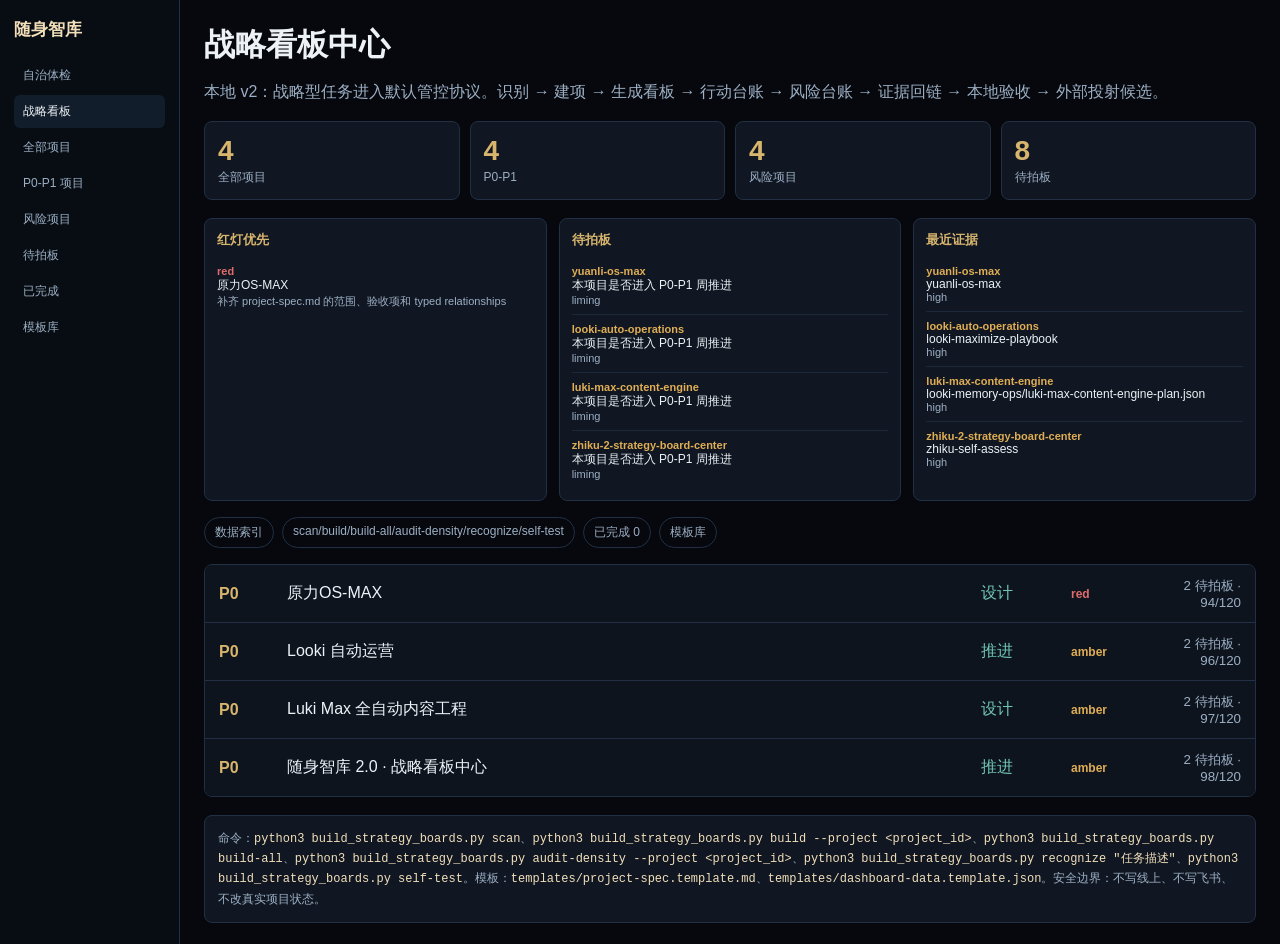
<file: zhiku-strategy-board-center/index.html>
<!doctype html>
<html lang="zh-CN">
<head>
<meta charset="utf-8">
<meta name="viewport" content="width=device-width,initial-scale=1">
<meta http-equiv="refresh" content="0; url=strategy-board-index.html">
<title>战略看板中心</title>
</head>
<body><a href="strategy-board-index.html">战略看板中心</a></body>
</html>
</file>
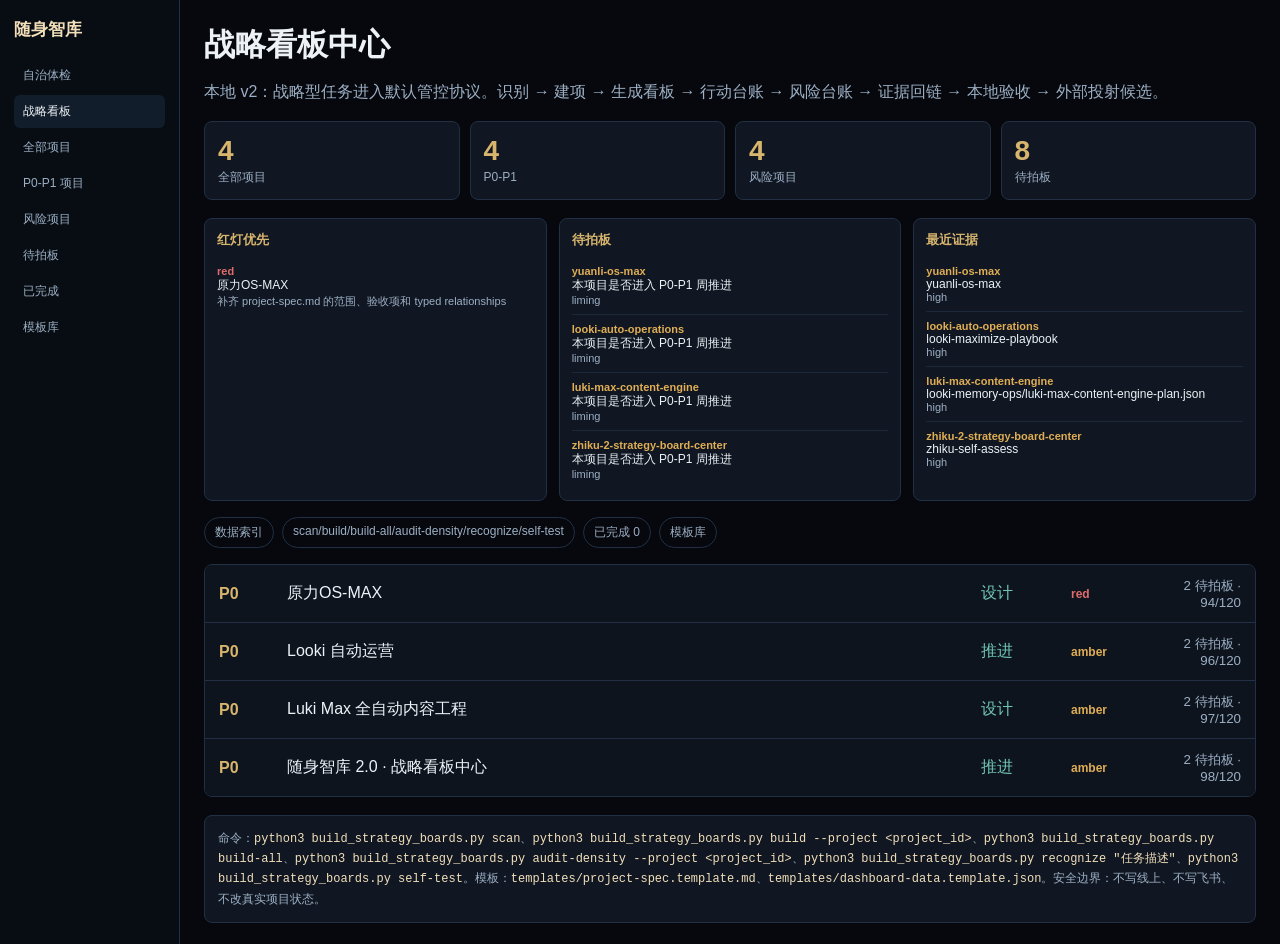
<file: zhiku-strategy-board-center/strategy-board-index.html>
<!doctype html>
<html lang="zh-CN"><head><meta charset="utf-8"><meta name="viewport" content="width=device-width,initial-scale=1">
<title>随身智库 · 战略看板中心</title>
<style>
:root{--bg:#06080d;--panel:#101722;--line:#213044;--ink:#edf2f7;--muted:#9cafc4;--gold:#d8b56d;--teal:#71c7b2;--amber:#e0ae55;--red:#df6b6b}
*{box-sizing:border-box} body{margin:0;background:var(--bg);color:var(--ink);font-family:-apple-system,BlinkMacSystemFont,"PingFang SC","Segoe UI",sans-serif} .shell{display:grid;grid-template-columns:180px minmax(0,1fr);min-height:100vh}
.nav{border-right:1px solid var(--line);background:#080d14;padding:18px 14px} .brand{font:600 17px Georgia,"Songti SC",serif;color:#f2dfba;margin-bottom:18px} .nav a{display:block;text-decoration:none;color:var(--muted);font-size:12px;padding:8px 9px;border-radius:6px;margin:3px 0} .nav a.active,.nav a:hover{background:#121d2b;color:var(--ink)}
.main{padding:24px;max-width:1180px} h1{font-family:Georgia,"Songti SC",serif;font-size:31px;margin:0 0 8px;letter-spacing:0} p{color:var(--muted)} .metrics{display:grid;grid-template-columns:repeat(4,minmax(150px,1fr));gap:10px;margin:18px 0}
.metric{border:1px solid var(--line);background:var(--panel);border-radius:8px;padding:13px} .metric b{display:block;color:var(--gold);font-size:28px} .metric span{color:var(--muted);font-size:12px}
.toolbar{display:flex;gap:8px;flex-wrap:wrap;margin:16px 0} .chip{border:1px solid var(--line);border-radius:999px;padding:6px 10px;color:var(--muted);font-size:12px;text-decoration:none} .chip:hover{border-color:var(--gold);color:var(--ink)}
.rows{border:1px solid var(--line);border-radius:8px;overflow:hidden} .row{display:grid;grid-template-columns:58px minmax(220px,1fr) 80px 80px 80px;gap:10px;align-items:center;text-decoration:none;color:var(--ink);padding:12px 14px;border-bottom:1px solid var(--line);background:#0d141e} .row:last-child{border-bottom:0} .row:hover{background:#121d2b} .row b{color:var(--gold)} .row em{font-style:normal;color:var(--teal)} .row strong{font-size:12px;color:var(--amber)} .row.red strong{color:var(--red)} .row small{color:var(--muted);text-align:right}
.focus{display:grid;grid-template-columns:repeat(3,minmax(0,1fr));gap:12px;margin:16px 0} .focus h2{font-size:13px;color:var(--gold);margin:0 0 8px} .panel{border:1px solid var(--line);background:var(--panel);border-radius:8px;padding:12px;min-width:0} .mini{display:block;text-decoration:none;color:var(--ink);border-top:1px solid #1b2838;padding:8px 0} .mini:first-of-type{border-top:0} .mini b{display:block;color:var(--amber);font-size:11px} .mini.red b{color:var(--red)} .mini span{display:block;font-size:12px;white-space:nowrap;overflow:hidden;text-overflow:ellipsis} .mini small{display:block;color:var(--muted);font-size:11px;white-space:nowrap;overflow:hidden;text-overflow:ellipsis}
.note{margin-top:18px;border:1px solid var(--line);background:var(--panel);border-radius:8px;padding:13px;color:var(--muted);font-size:12px;line-height:1.6} code{color:#f2dfba}
@media(max-width:860px){.shell{grid-template-columns:1fr}.metrics,.focus{grid-template-columns:1fr}.row{grid-template-columns:48px 1fr}.row em,.row strong,.row small{display:none}}
</style></head><body><div class="shell">
<nav class="nav"><div class="brand">随身智库</div><a href="../index.html">自治体检</a><a class="active" href="strategy-board-index.html">战略看板</a><a href="#all">全部项目</a><a href="#p0">P0-P1 项目</a><a href="#risk">风险项目</a><a href="#decisions">待拍板</a><a href="#completed">已完成</a><a href="#templates">模板库</a></nav>
<main class="main">
<h1>战略看板中心</h1>
<p>本地 v2：战略型任务进入默认管控协议。识别 → 建项 → 生成看板 → 行动台账 → 风险台账 → 证据回链 → 本地验收 → 外部投射候选。</p>
<div class="metrics"><div class="metric"><b>4</b><span>全部项目</span></div><div class="metric" id="p0"><b>4</b><span>P0-P1</span></div><div class="metric" id="risk"><b>4</b><span>风险项目</span></div><div class="metric" id="decisions"><b>8</b><span>待拍板</span></div></div>
<section class="focus"><div class="panel"><h2>红灯优先</h2><a class='mini red' href='yuanli-os-max/dashboard.html'><b>red</b><span>原力OS-MAX</span><small>补齐 project-spec.md 的范围、验收项和 typed relationships</small></a></div><div class="panel"><h2>待拍板</h2><a class='mini' href='yuanli-os-max/dashboard.html'><b>yuanli-os-max</b><span>本项目是否进入 P0-P1 周推进</span><small>liming</small></a><a class='mini' href='looki-auto-operations/dashboard.html'><b>looki-auto-operations</b><span>本项目是否进入 P0-P1 周推进</span><small>liming</small></a><a class='mini' href='luki-max-content-engine/dashboard.html'><b>luki-max-content-engine</b><span>本项目是否进入 P0-P1 周推进</span><small>liming</small></a><a class='mini' href='zhiku-2-strategy-board-center/dashboard.html'><b>zhiku-2-strategy-board-center</b><span>本项目是否进入 P0-P1 周推进</span><small>liming</small></a></div><div class="panel"><h2>最近证据</h2><a class='mini' href='yuanli-os-max/dashboard.html'><b>yuanli-os-max</b><span>yuanli-os-max</span><small>high</small></a><a class='mini' href='looki-auto-operations/dashboard.html'><b>looki-auto-operations</b><span>looki-maximize-playbook</span><small>high</small></a><a class='mini' href='luki-max-content-engine/dashboard.html'><b>luki-max-content-engine</b><span>looki-memory-ops/luki-max-content-engine-plan.json</span><small>high</small></a><a class='mini' href='zhiku-2-strategy-board-center/dashboard.html'><b>zhiku-2-strategy-board-center</b><span>zhiku-self-assess</span><small>high</small></a></div></section>
<div class="toolbar"><a class="chip" href="strategy-board-index.json">数据索引</a><span class="chip">scan/build/build-all/audit-density/recognize/self-test</span><span class="chip" id="completed">已完成 0</span><a class="chip" id="templates" href="templates/project-spec.template.md">模板库</a></div>
<section class="rows" id="all"><a class="row red" href="yuanli-os-max/dashboard.html">
  <b>P0</b><span>原力OS-MAX</span><em>设计</em><strong>red</strong><small>2 待拍板 · 94/120</small>
</a><a class="row amber" href="looki-auto-operations/dashboard.html">
  <b>P0</b><span>Looki 自动运营</span><em>推进</em><strong>amber</strong><small>2 待拍板 · 96/120</small>
</a><a class="row amber" href="luki-max-content-engine/dashboard.html">
  <b>P0</b><span>Luki Max 全自动内容工程</span><em>设计</em><strong>amber</strong><small>2 待拍板 · 97/120</small>
</a><a class="row amber" href="zhiku-2-strategy-board-center/dashboard.html">
  <b>P0</b><span>随身智库 2.0 · 战略看板中心</span><em>推进</em><strong>amber</strong><small>2 待拍板 · 98/120</small>
</a></section>
<div class="note">命令：<code>python3 build_strategy_boards.py scan</code>、<code>python3 build_strategy_boards.py build --project &lt;project_id&gt;</code>、<code>python3 build_strategy_boards.py build-all</code>、<code>python3 build_strategy_boards.py audit-density --project &lt;project_id&gt;</code>、<code>python3 build_strategy_boards.py recognize "任务描述"</code>、<code>python3 build_strategy_boards.py self-test</code>。模板：<code>templates/project-spec.template.md</code>、<code>templates/dashboard-data.template.json</code>。安全边界：不写线上、不写飞书、不改真实项目状态。</div>
</main></div></body></html>
</file>
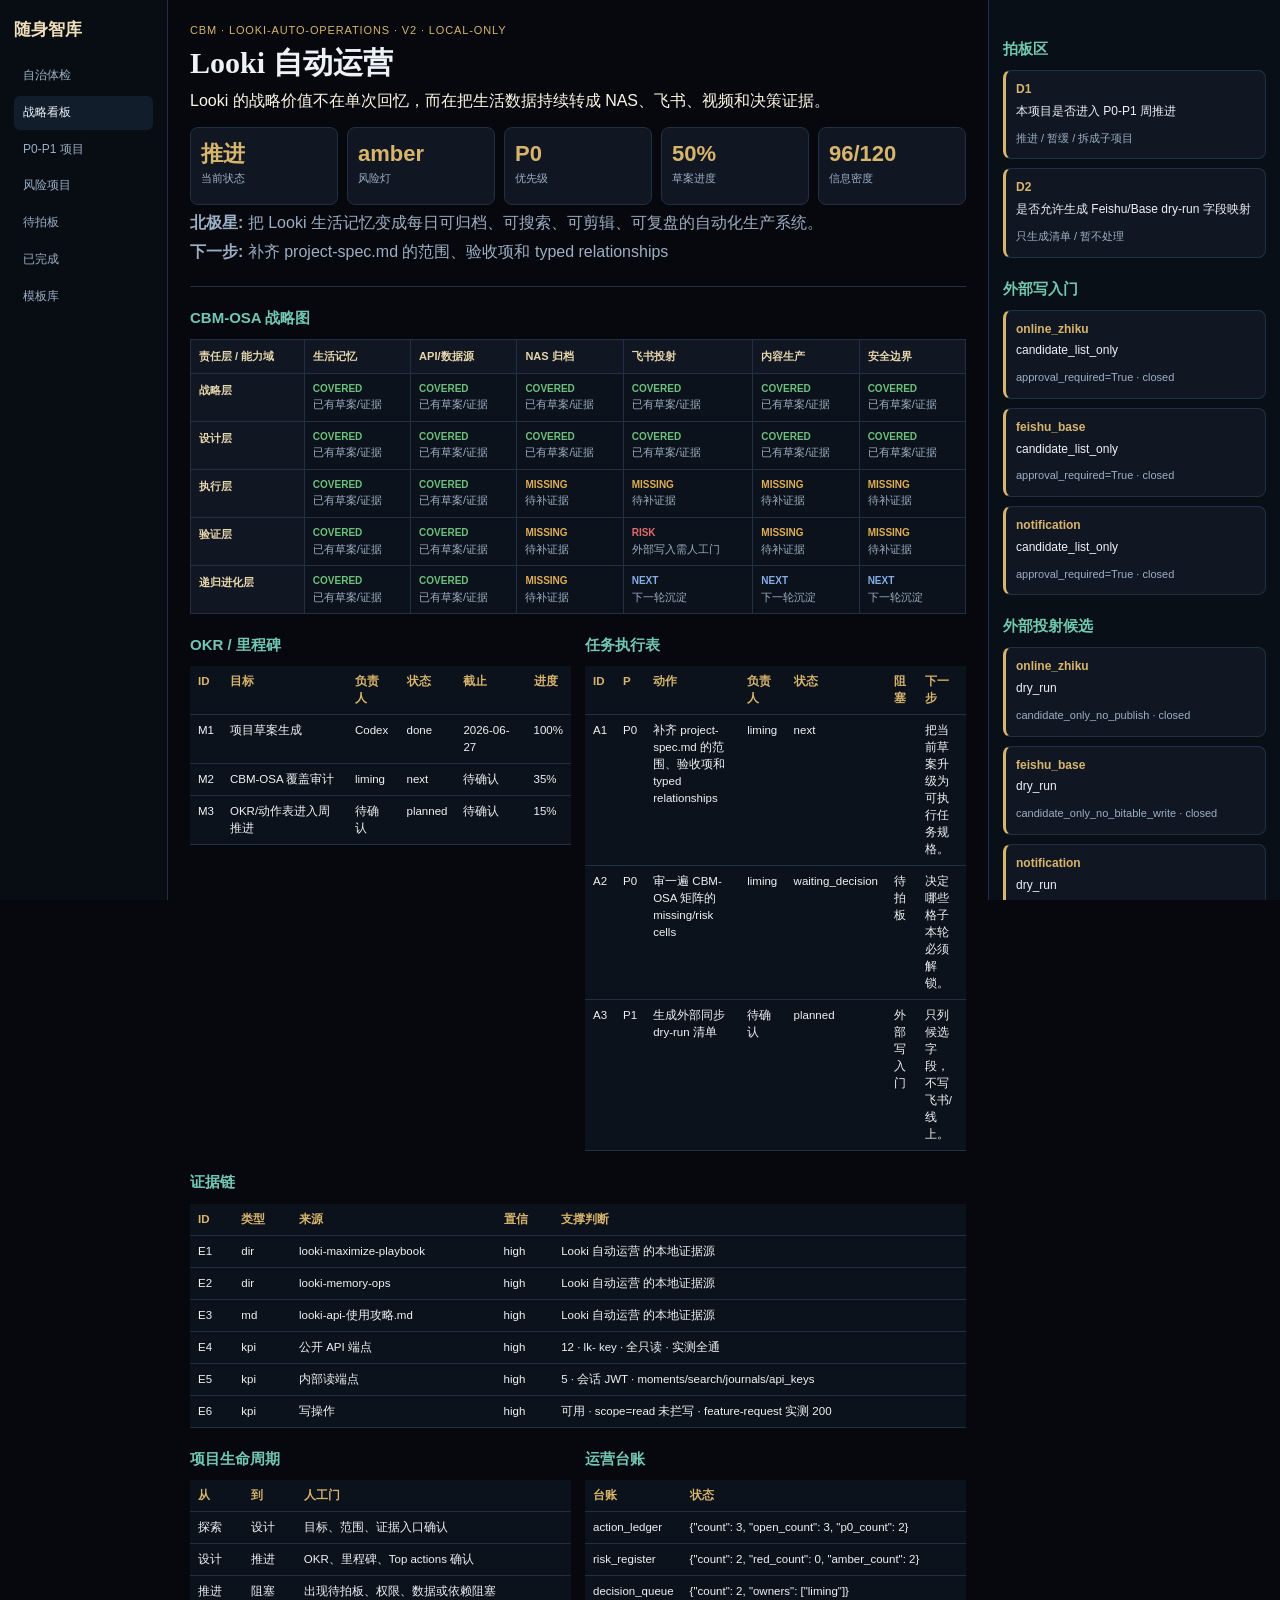
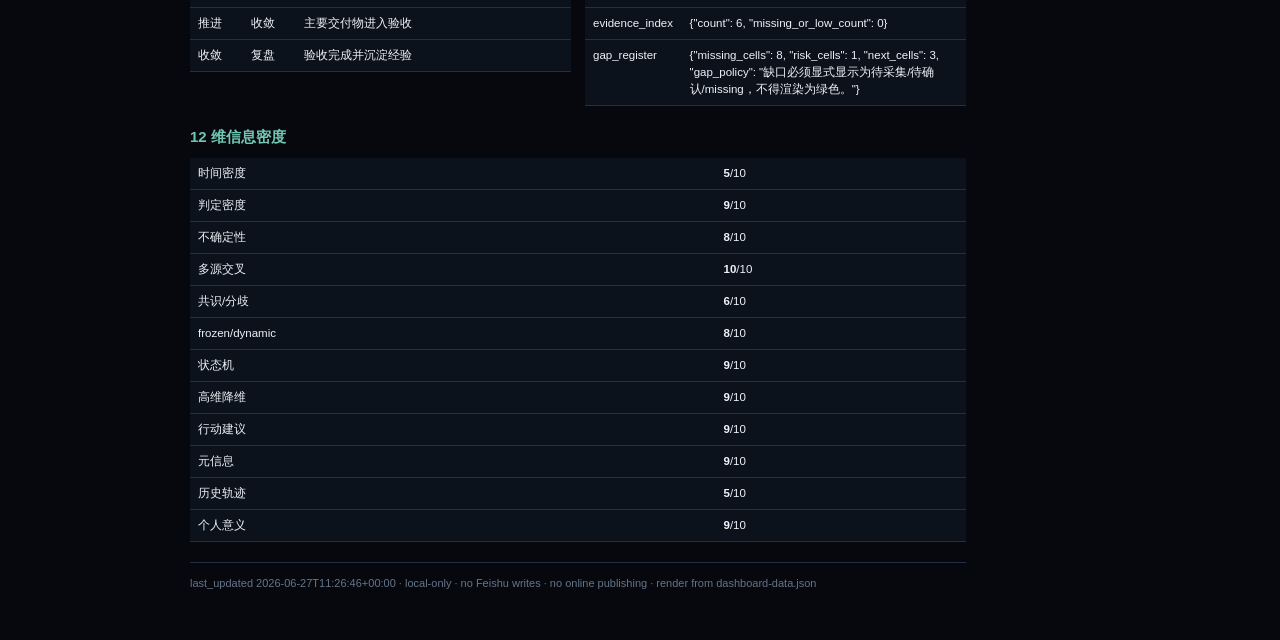
<file: zhiku-strategy-board-center/looki-auto-operations/dashboard.html>
<!doctype html>
<html lang="zh-CN">
<head>
<meta charset="utf-8">
<meta name="viewport" content="width=device-width,initial-scale=1">
<title>Looki 自动运营</title>
<style>
:root{--bg:#06080d;--panel:#101722;--panel2:#0c121b;--line:#213044;--ink:#edf2f7;--muted:#9cafc4;--gold:#d8b56d;--teal:#71c7b2;--blue:#83aee8;--amber:#e0ae55;--red:#df6b6b;--green:#6cc07d}
*{box-sizing:border-box} body{margin:0;background:var(--bg);color:var(--ink);font-family:-apple-system,BlinkMacSystemFont,"PingFang SC","Segoe UI",sans-serif;line-height:1.48}
a{color:inherit} .shell{display:grid;grid-template-columns:168px minmax(0,1fr) 292px;min-height:100vh}
.nav{position:sticky;top:0;height:100vh;border-right:1px solid var(--line);background:#080d14;padding:18px 14px}
.brand{font:600 17px Georgia,"Songti SC",serif;color:#f2dfba;margin-bottom:18px} .nav a{display:block;text-decoration:none;color:var(--muted);font-size:12px;padding:8px 9px;border-radius:6px;margin:3px 0} .nav a.active,.nav a:hover{background:#121d2b;color:var(--ink)}
.main{padding:22px 22px 48px;max-width:1320px} .side{position:sticky;top:0;height:100vh;border-left:1px solid var(--line);background:#090f17;padding:18px 14px;overflow:auto}
.eyebrow{font-size:11px;color:var(--gold);letter-spacing:.08em;text-transform:uppercase} h1{font-family:Georgia,"Songti SC",serif;font-size:30px;line-height:1.16;margin:8px 0 8px;letter-spacing:0} h2{font-size:15px;color:var(--teal);margin:20px 0 10px} p{color:var(--muted);margin:6px 0}
.hero{border-bottom:1px solid var(--line);padding-bottom:16px;margin-bottom:16px} .gt{font-size:16px;color:#fff6e6;max-width:980px} .metrics{display:grid;grid-template-columns:repeat(5,minmax(130px,1fr));gap:9px;margin-top:14px}
.metric{background:var(--panel);border:1px solid var(--line);border-radius:8px;padding:10px;min-height:78px} .metric b{display:block;color:var(--gold);font-size:22px;font-variant-numeric:tabular-nums} .metric span{display:block;color:var(--muted);font-size:11px}
.matrix{width:100%;border-collapse:collapse;background:var(--panel2);border:1px solid var(--line);font-size:11px} .matrix th,.matrix td{border:1px solid var(--line);padding:8px;vertical-align:top;text-align:left} .matrix th{color:#e7d6ad;background:#101722} .cell b{display:block;text-transform:uppercase;font-size:10px} .cell span{display:block;color:var(--muted)} .covered b{color:var(--green)} .missing b{color:var(--amber)} .risk b{color:var(--red)} .next b{color:var(--blue)} .open b{color:var(--muted)}
.tables{display:grid;grid-template-columns:1fr 1fr;gap:14px} table{width:100%;border-collapse:collapse;font-size:11.5px;background:var(--panel2)} td,th{border-bottom:1px solid var(--line);padding:7px 8px;text-align:left;vertical-align:top} th{color:var(--gold);font-weight:600}
.pin{border:1px solid var(--line);border-left:3px solid var(--gold);border-radius:8px;background:var(--panel);padding:10px;margin-bottom:9px} .pin b{display:block;color:var(--gold);font-size:12px} .pin span{display:block;font-size:12px;margin:4px 0} .pin small{color:var(--muted);font-size:11px} .pin.risk{border-left-color:var(--amber)} .pin.risk.red{border-left-color:var(--red)}
.note{border:1px solid var(--line);background:var(--panel);border-radius:8px;padding:11px;color:var(--muted);font-size:12px} ul{margin:6px 0 0;padding-left:18px;color:var(--muted);font-size:12px} .footer{border-top:1px solid var(--line);margin-top:20px;padding-top:12px;color:#65758a;font-size:11px}
@media(max-width:1060px){.shell{grid-template-columns:1fr}.nav,.side{position:relative;height:auto;border:0}.metrics,.tables{grid-template-columns:1fr}}
</style>
</head>
<body>
<div class="shell">
  <nav class="nav">
    <div class="brand">随身智库</div>
    <a href="../index.html">自治体检</a>
    <a class="active" href="strategy-board-index.html">战略看板</a>
    <a href="strategy-board-index.html#p0">P0-P1 项目</a>
    <a href="strategy-board-index.html#risk">风险项目</a>
    <a href="strategy-board-index.html#decisions">待拍板</a>
    <a href="strategy-board-index.html#completed">已完成</a>
    <a href="strategy-board-index.html#templates">模板库</a>
  </nav>
  <main class="main">
    <section class="hero">
      <div class="eyebrow">CBM · looki-auto-operations · v2 · local-only</div>
      <h1>Looki 自动运营</h1>
      <p class="gt">Looki 的战略价值不在单次回忆，而在把生活数据持续转成 NAS、飞书、视频和决策证据。</p>
      <div class="metrics">
        <div class="metric"><b>推进</b><span>当前状态</span></div>
        <div class="metric"><b>amber</b><span>风险灯</span></div>
        <div class="metric"><b>P0</b><span>优先级</span></div>
        <div class="metric"><b>50%</b><span>草案进度</span></div>
        <div class="metric"><b>96/120</b><span>信息密度</span></div>
      </div>
      <p><b>北极星:</b> 把 Looki 生活记忆变成每日可归档、可搜索、可剪辑、可复盘的自动化生产系统。</p>
      <p><b>下一步:</b> 补齐 project-spec.md 的范围、验收项和 typed relationships</p>
    </section>

    <h2>CBM-OSA 战略图</h2>
    <table class="matrix"><thead><tr><th>责任层 / 能力域</th><th>生活记忆</th><th>API/数据源</th><th>NAS 归档</th><th>飞书投射</th><th>内容生产</th><th>安全边界</th></tr></thead><tbody><tr><th>战略层</th><td class="cell covered"><b>covered</b><span>已有草案/证据</span></td><td class="cell covered"><b>covered</b><span>已有草案/证据</span></td><td class="cell covered"><b>covered</b><span>已有草案/证据</span></td><td class="cell covered"><b>covered</b><span>已有草案/证据</span></td><td class="cell covered"><b>covered</b><span>已有草案/证据</span></td><td class="cell covered"><b>covered</b><span>已有草案/证据</span></td></tr><tr><th>设计层</th><td class="cell covered"><b>covered</b><span>已有草案/证据</span></td><td class="cell covered"><b>covered</b><span>已有草案/证据</span></td><td class="cell covered"><b>covered</b><span>已有草案/证据</span></td><td class="cell covered"><b>covered</b><span>已有草案/证据</span></td><td class="cell covered"><b>covered</b><span>已有草案/证据</span></td><td class="cell covered"><b>covered</b><span>已有草案/证据</span></td></tr><tr><th>执行层</th><td class="cell covered"><b>covered</b><span>已有草案/证据</span></td><td class="cell covered"><b>covered</b><span>已有草案/证据</span></td><td class="cell missing"><b>missing</b><span>待补证据</span></td><td class="cell missing"><b>missing</b><span>待补证据</span></td><td class="cell missing"><b>missing</b><span>待补证据</span></td><td class="cell missing"><b>missing</b><span>待补证据</span></td></tr><tr><th>验证层</th><td class="cell covered"><b>covered</b><span>已有草案/证据</span></td><td class="cell covered"><b>covered</b><span>已有草案/证据</span></td><td class="cell missing"><b>missing</b><span>待补证据</span></td><td class="cell risk"><b>risk</b><span>外部写入需人工门</span></td><td class="cell missing"><b>missing</b><span>待补证据</span></td><td class="cell missing"><b>missing</b><span>待补证据</span></td></tr><tr><th>递归进化层</th><td class="cell covered"><b>covered</b><span>已有草案/证据</span></td><td class="cell covered"><b>covered</b><span>已有草案/证据</span></td><td class="cell missing"><b>missing</b><span>待补证据</span></td><td class="cell next"><b>next</b><span>下一轮沉淀</span></td><td class="cell next"><b>next</b><span>下一轮沉淀</span></td><td class="cell next"><b>next</b><span>下一轮沉淀</span></td></tr></tbody></table>

    <div class="tables">
      <section><h2>OKR / 里程碑</h2><table><thead><tr><th>ID</th><th>目标</th><th>负责人</th><th>状态</th><th>截止</th><th>进度</th></tr></thead><tbody><tr><td>M1</td><td>项目草案生成</td><td>Codex</td><td>done</td><td>2026-06-27</td><td>100%</td></tr><tr><td>M2</td><td>CBM-OSA 覆盖审计</td><td>liming</td><td>next</td><td>待确认</td><td>35%</td></tr><tr><td>M3</td><td>OKR/动作表进入周推进</td><td>待确认</td><td>planned</td><td>待确认</td><td>15%</td></tr></tbody></table></section>
      <section><h2>任务执行表</h2><table><thead><tr><th>ID</th><th>P</th><th>动作</th><th>负责人</th><th>状态</th><th>阻塞</th><th>下一步</th></tr></thead><tbody><tr><td>A1</td><td>P0</td><td>补齐 project-spec.md 的范围、验收项和 typed relationships</td><td>liming</td><td>next</td><td></td><td>把当前草案升级为可执行任务规格。</td></tr><tr><td>A2</td><td>P0</td><td>审一遍 CBM-OSA 矩阵的 missing/risk cells</td><td>liming</td><td>waiting_decision</td><td>待拍板</td><td>决定哪些格子本轮必须解锁。</td></tr><tr><td>A3</td><td>P1</td><td>生成外部同步 dry-run 清单</td><td>待确认</td><td>planned</td><td>外部写入门</td><td>只列候选字段，不写飞书/线上。</td></tr></tbody></table></section>
    </div>

    <section><h2>证据链</h2><table><thead><tr><th>ID</th><th>类型</th><th>来源</th><th>置信</th><th>支撑判断</th></tr></thead><tbody><tr><td>E1</td><td>dir</td><td>looki-maximize-playbook</td><td>high</td><td>Looki 自动运营 的本地证据源</td></tr><tr><td>E2</td><td>dir</td><td>looki-memory-ops</td><td>high</td><td>Looki 自动运营 的本地证据源</td></tr><tr><td>E3</td><td>md</td><td>looki-api-使用攻略.md</td><td>high</td><td>Looki 自动运营 的本地证据源</td></tr><tr><td>E4</td><td>kpi</td><td>公开 API 端点</td><td>high</td><td>12 · lk- key · 全只读 · 实测全通</td></tr><tr><td>E5</td><td>kpi</td><td>内部读端点</td><td>high</td><td>5 · 会话 JWT · moments/search/journals/api_keys</td></tr><tr><td>E6</td><td>kpi</td><td>写操作</td><td>high</td><td>可用 · scope=read 未拦写 · feature-request 实测 200</td></tr></tbody></table></section>
    <div class="tables">
      <section><h2>项目生命周期</h2><table><thead><tr><th>从</th><th>到</th><th>人工门</th></tr></thead><tbody><tr><td>探索</td><td>设计</td><td>目标、范围、证据入口确认</td></tr><tr><td>设计</td><td>推进</td><td>OKR、里程碑、Top actions 确认</td></tr><tr><td>推进</td><td>阻塞</td><td>出现待拍板、权限、数据或依赖阻塞</td></tr><tr><td>推进</td><td>收敛</td><td>主要交付物进入验收</td></tr><tr><td>收敛</td><td>复盘</td><td>验收完成并沉淀经验</td></tr></tbody></table></section>
      <section><h2>运营台账</h2><table><thead><tr><th>台账</th><th>状态</th></tr></thead><tbody><tr><td>action_ledger</td><td>{&quot;count&quot;: 3, &quot;open_count&quot;: 3, &quot;p0_count&quot;: 2}</td></tr><tr><td>risk_register</td><td>{&quot;count&quot;: 2, &quot;red_count&quot;: 0, &quot;amber_count&quot;: 2}</td></tr><tr><td>decision_queue</td><td>{&quot;count&quot;: 2, &quot;owners&quot;: [&quot;liming&quot;]}</td></tr><tr><td>evidence_index</td><td>{&quot;count&quot;: 6, &quot;missing_or_low_count&quot;: 0}</td></tr><tr><td>gap_register</td><td>{&quot;missing_cells&quot;: 8, &quot;risk_cells&quot;: 1, &quot;next_cells&quot;: 3, &quot;gap_policy&quot;: &quot;缺口必须显式显示为待采集/待确认/missing，不得渲染为绿色。&quot;}</td></tr></tbody></table></section>
    </div>
    <section><h2>12 维信息密度</h2><table><tbody><tr><td>时间密度</td><td><b>5</b>/10</td></tr><tr><td>判定密度</td><td><b>9</b>/10</td></tr><tr><td>不确定性</td><td><b>8</b>/10</td></tr><tr><td>多源交叉</td><td><b>10</b>/10</td></tr><tr><td>共识/分歧</td><td><b>6</b>/10</td></tr><tr><td>frozen/dynamic</td><td><b>8</b>/10</td></tr><tr><td>状态机</td><td><b>9</b>/10</td></tr><tr><td>高维降维</td><td><b>9</b>/10</td></tr><tr><td>行动建议</td><td><b>9</b>/10</td></tr><tr><td>元信息</td><td><b>9</b>/10</td></tr><tr><td>历史轨迹</td><td><b>5</b>/10</td></tr><tr><td>个人意义</td><td><b>9</b>/10</td></tr></tbody></table></section>
    <div class="footer">last_updated 2026-06-27T11:26:46+00:00 · local-only · no Feishu writes · no online publishing · render from dashboard-data.json</div>
  </main>
  <aside class="side">
    <h2>拍板区</h2>
    <div class='pin'><b>D1</b><span>本项目是否进入 P0-P1 周推进</span><small>推进 / 暂缓 / 拆成子项目</small></div><div class='pin'><b>D2</b><span>是否允许生成 Feishu/Base dry-run 字段映射</span><small>只生成清单 / 暂不处理</small></div>
    <h2>外部写入门</h2>
    <div class='pin'><b>online_zhiku</b><span>candidate_list_only</span><small>approval_required=True · closed</small></div><div class='pin'><b>feishu_base</b><span>candidate_list_only</span><small>approval_required=True · closed</small></div><div class='pin'><b>notification</b><span>candidate_list_only</span><small>approval_required=True · closed</small></div>
    <h2>外部投射候选</h2>
    <div class='pin'><b>online_zhiku</b><span>dry_run</span><small>candidate_only_no_publish · closed</small></div><div class='pin'><b>feishu_base</b><span>dry_run</span><small>candidate_only_no_bitable_write · closed</small></div><div class='pin'><b>notification</b><span>dry_run</span><small>candidate_only_no_notification · closed</small></div>
    <h2>风险灯</h2>
    <div class='pin risk amber'><b>R1 · amber</b><span>看板草案可能先于真实状态更新</span><small>标注 local_generated，外部状态以审批后的 Feishu/Base/API 为准。</small></div><div class='pin risk amber'><b>R2 · amber</b><span>CBM-OSA 矩阵存在 missing cells</span><small>把 missing/risk cells 固定放在右侧拍板区。</small></div>
    <h2>最近证据</h2>
    <div class='pin'><b>E1</b><span>looki-maximize-playbook</span><small>high · Looki 自动运营 的本地证据源</small></div><div class='pin'><b>E2</b><span>looki-memory-ops</span><small>high · Looki 自动运营 的本地证据源</small></div><div class='pin'><b>E3</b><span>looki-api-使用攻略.md</span><small>high · Looki 自动运营 的本地证据源</small></div>
    <h2>最近缺口</h2>
    <div class="note"><ul><li>执行层 / NAS 归档: 待补证据</li><li>执行层 / 飞书投射: 待补证据</li><li>执行层 / 内容生产: 待补证据</li><li>执行层 / 安全边界: 待补证据</li><li>验证层 / NAS 归档: 待补证据</li><li>验证层 / 内容生产: 待补证据</li></ul></div>
    <h2>安全边界</h2>
    <div class="note">外部同步只生成候选清单；不写线上、不写飞书、不改真实项目状态。</div>
  </aside>
</div>
</body>
</html>
</file>
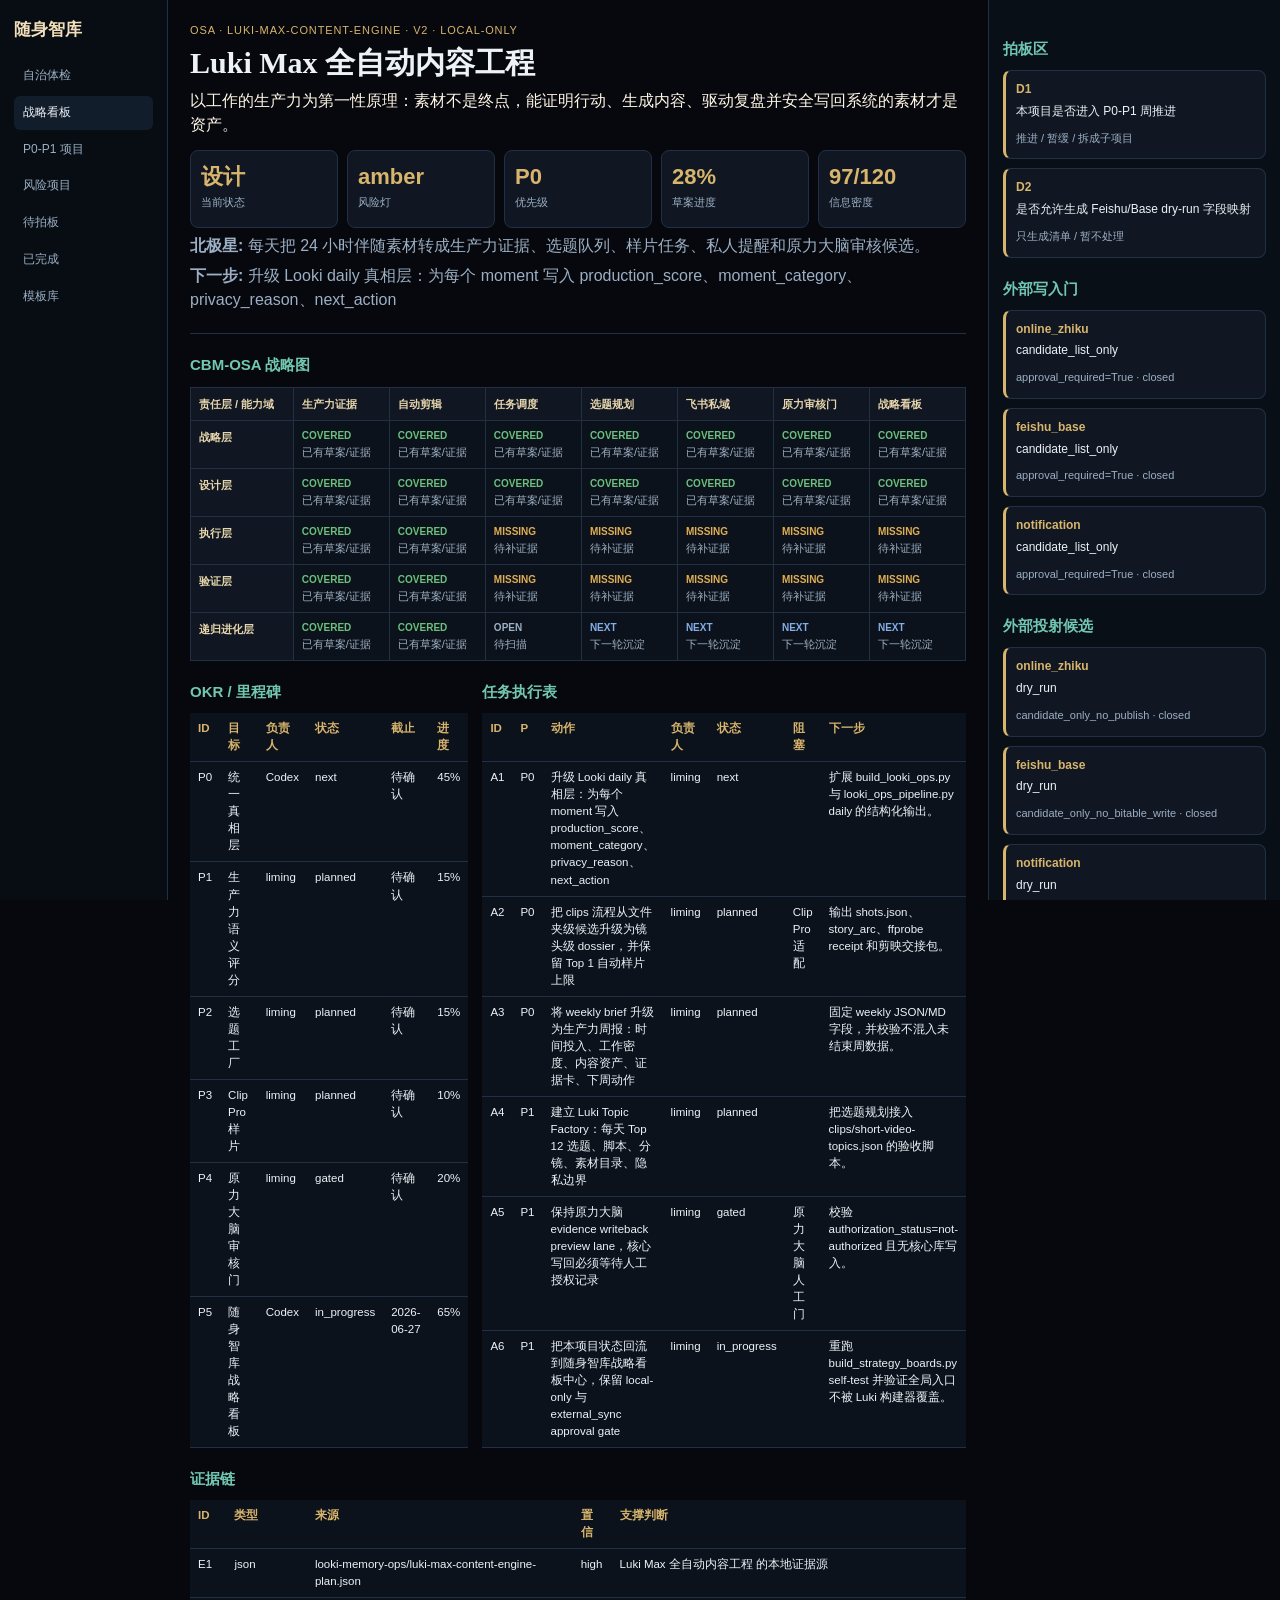
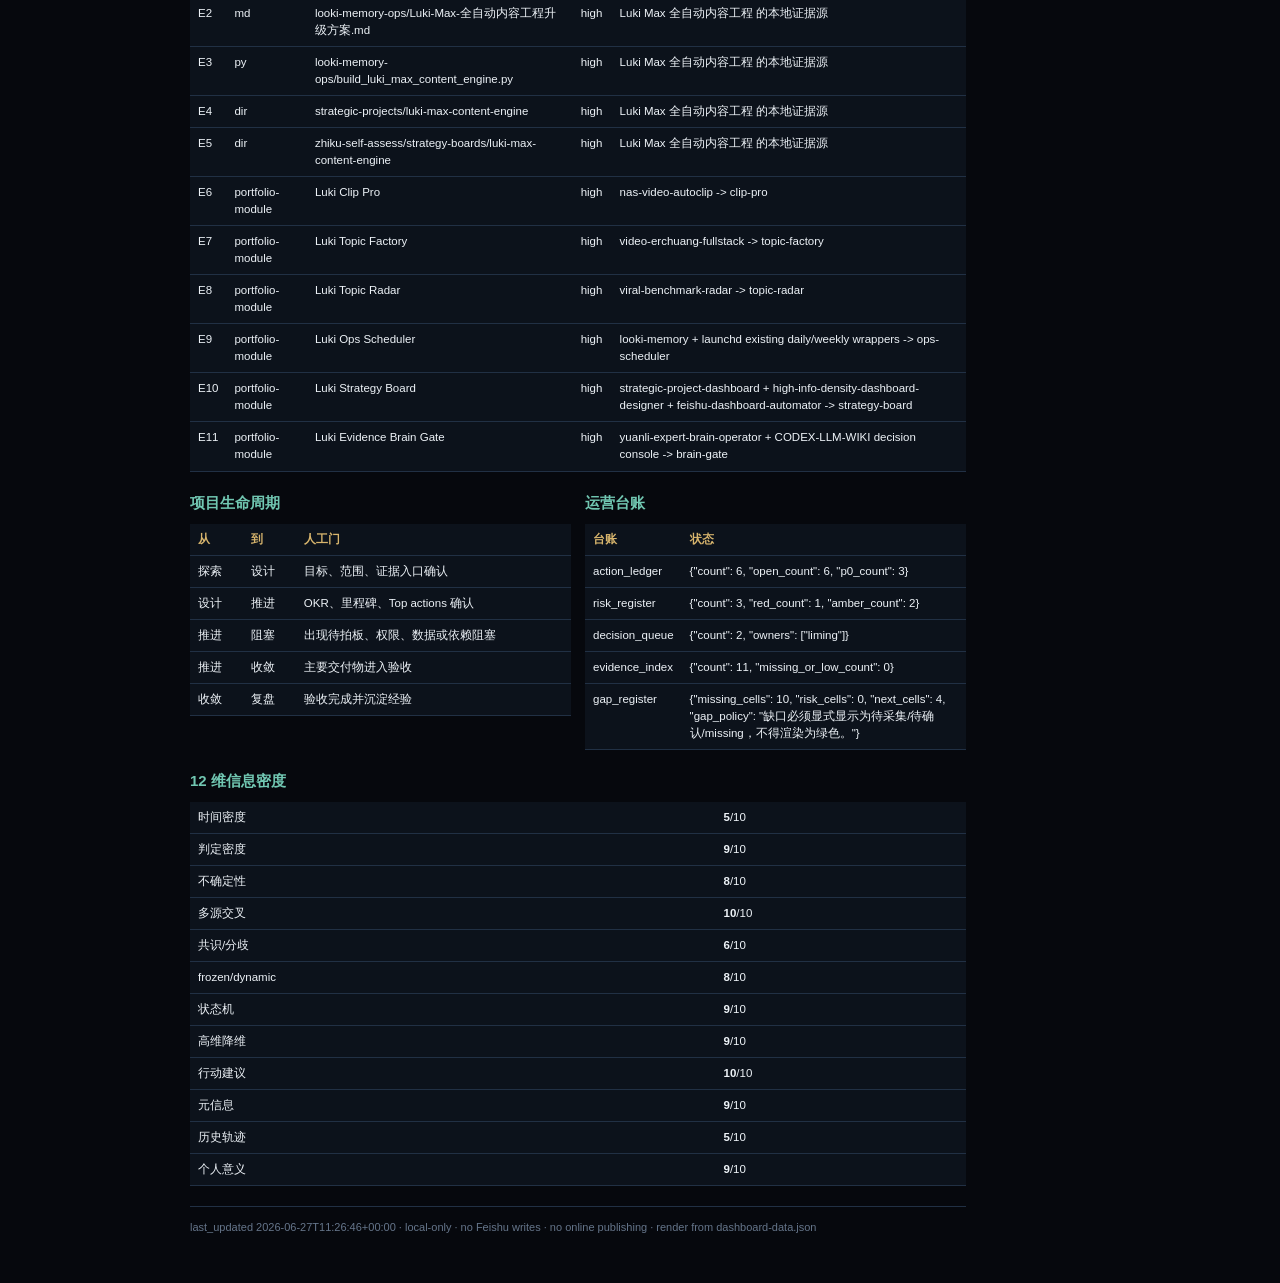
<file: zhiku-strategy-board-center/luki-max-content-engine/dashboard.html>
<!doctype html>
<html lang="zh-CN">
<head>
<meta charset="utf-8">
<meta name="viewport" content="width=device-width,initial-scale=1">
<title>Luki Max 全自动内容工程</title>
<style>
:root{--bg:#06080d;--panel:#101722;--panel2:#0c121b;--line:#213044;--ink:#edf2f7;--muted:#9cafc4;--gold:#d8b56d;--teal:#71c7b2;--blue:#83aee8;--amber:#e0ae55;--red:#df6b6b;--green:#6cc07d}
*{box-sizing:border-box} body{margin:0;background:var(--bg);color:var(--ink);font-family:-apple-system,BlinkMacSystemFont,"PingFang SC","Segoe UI",sans-serif;line-height:1.48}
a{color:inherit} .shell{display:grid;grid-template-columns:168px minmax(0,1fr) 292px;min-height:100vh}
.nav{position:sticky;top:0;height:100vh;border-right:1px solid var(--line);background:#080d14;padding:18px 14px}
.brand{font:600 17px Georgia,"Songti SC",serif;color:#f2dfba;margin-bottom:18px} .nav a{display:block;text-decoration:none;color:var(--muted);font-size:12px;padding:8px 9px;border-radius:6px;margin:3px 0} .nav a.active,.nav a:hover{background:#121d2b;color:var(--ink)}
.main{padding:22px 22px 48px;max-width:1320px} .side{position:sticky;top:0;height:100vh;border-left:1px solid var(--line);background:#090f17;padding:18px 14px;overflow:auto}
.eyebrow{font-size:11px;color:var(--gold);letter-spacing:.08em;text-transform:uppercase} h1{font-family:Georgia,"Songti SC",serif;font-size:30px;line-height:1.16;margin:8px 0 8px;letter-spacing:0} h2{font-size:15px;color:var(--teal);margin:20px 0 10px} p{color:var(--muted);margin:6px 0}
.hero{border-bottom:1px solid var(--line);padding-bottom:16px;margin-bottom:16px} .gt{font-size:16px;color:#fff6e6;max-width:980px} .metrics{display:grid;grid-template-columns:repeat(5,minmax(130px,1fr));gap:9px;margin-top:14px}
.metric{background:var(--panel);border:1px solid var(--line);border-radius:8px;padding:10px;min-height:78px} .metric b{display:block;color:var(--gold);font-size:22px;font-variant-numeric:tabular-nums} .metric span{display:block;color:var(--muted);font-size:11px}
.matrix{width:100%;border-collapse:collapse;background:var(--panel2);border:1px solid var(--line);font-size:11px} .matrix th,.matrix td{border:1px solid var(--line);padding:8px;vertical-align:top;text-align:left} .matrix th{color:#e7d6ad;background:#101722} .cell b{display:block;text-transform:uppercase;font-size:10px} .cell span{display:block;color:var(--muted)} .covered b{color:var(--green)} .missing b{color:var(--amber)} .risk b{color:var(--red)} .next b{color:var(--blue)} .open b{color:var(--muted)}
.tables{display:grid;grid-template-columns:1fr 1fr;gap:14px} table{width:100%;border-collapse:collapse;font-size:11.5px;background:var(--panel2)} td,th{border-bottom:1px solid var(--line);padding:7px 8px;text-align:left;vertical-align:top} th{color:var(--gold);font-weight:600}
.pin{border:1px solid var(--line);border-left:3px solid var(--gold);border-radius:8px;background:var(--panel);padding:10px;margin-bottom:9px} .pin b{display:block;color:var(--gold);font-size:12px} .pin span{display:block;font-size:12px;margin:4px 0} .pin small{color:var(--muted);font-size:11px} .pin.risk{border-left-color:var(--amber)} .pin.risk.red{border-left-color:var(--red)}
.note{border:1px solid var(--line);background:var(--panel);border-radius:8px;padding:11px;color:var(--muted);font-size:12px} ul{margin:6px 0 0;padding-left:18px;color:var(--muted);font-size:12px} .footer{border-top:1px solid var(--line);margin-top:20px;padding-top:12px;color:#65758a;font-size:11px}
@media(max-width:1060px){.shell{grid-template-columns:1fr}.nav,.side{position:relative;height:auto;border:0}.metrics,.tables{grid-template-columns:1fr}}
</style>
</head>
<body>
<div class="shell">
  <nav class="nav">
    <div class="brand">随身智库</div>
    <a href="../index.html">自治体检</a>
    <a class="active" href="strategy-board-index.html">战略看板</a>
    <a href="strategy-board-index.html#p0">P0-P1 项目</a>
    <a href="strategy-board-index.html#risk">风险项目</a>
    <a href="strategy-board-index.html#decisions">待拍板</a>
    <a href="strategy-board-index.html#completed">已完成</a>
    <a href="strategy-board-index.html#templates">模板库</a>
  </nav>
  <main class="main">
    <section class="hero">
      <div class="eyebrow">OSA · luki-max-content-engine · v2 · local-only</div>
      <h1>Luki Max 全自动内容工程</h1>
      <p class="gt">以工作的生产力为第一性原理：素材不是终点，能证明行动、生成内容、驱动复盘并安全写回系统的素材才是资产。</p>
      <div class="metrics">
        <div class="metric"><b>设计</b><span>当前状态</span></div>
        <div class="metric"><b>amber</b><span>风险灯</span></div>
        <div class="metric"><b>P0</b><span>优先级</span></div>
        <div class="metric"><b>28%</b><span>草案进度</span></div>
        <div class="metric"><b>97/120</b><span>信息密度</span></div>
      </div>
      <p><b>北极星:</b> 每天把 24 小时伴随素材转成生产力证据、选题队列、样片任务、私人提醒和原力大脑审核候选。</p>
      <p><b>下一步:</b> 升级 Looki daily 真相层：为每个 moment 写入 production_score、moment_category、privacy_reason、next_action</p>
    </section>

    <h2>CBM-OSA 战略图</h2>
    <table class="matrix"><thead><tr><th>责任层 / 能力域</th><th>生产力证据</th><th>自动剪辑</th><th>任务调度</th><th>选题规划</th><th>飞书私域</th><th>原力审核门</th><th>战略看板</th></tr></thead><tbody><tr><th>战略层</th><td class="cell covered"><b>covered</b><span>已有草案/证据</span></td><td class="cell covered"><b>covered</b><span>已有草案/证据</span></td><td class="cell covered"><b>covered</b><span>已有草案/证据</span></td><td class="cell covered"><b>covered</b><span>已有草案/证据</span></td><td class="cell covered"><b>covered</b><span>已有草案/证据</span></td><td class="cell covered"><b>covered</b><span>已有草案/证据</span></td><td class="cell covered"><b>covered</b><span>已有草案/证据</span></td></tr><tr><th>设计层</th><td class="cell covered"><b>covered</b><span>已有草案/证据</span></td><td class="cell covered"><b>covered</b><span>已有草案/证据</span></td><td class="cell covered"><b>covered</b><span>已有草案/证据</span></td><td class="cell covered"><b>covered</b><span>已有草案/证据</span></td><td class="cell covered"><b>covered</b><span>已有草案/证据</span></td><td class="cell covered"><b>covered</b><span>已有草案/证据</span></td><td class="cell covered"><b>covered</b><span>已有草案/证据</span></td></tr><tr><th>执行层</th><td class="cell covered"><b>covered</b><span>已有草案/证据</span></td><td class="cell covered"><b>covered</b><span>已有草案/证据</span></td><td class="cell missing"><b>missing</b><span>待补证据</span></td><td class="cell missing"><b>missing</b><span>待补证据</span></td><td class="cell missing"><b>missing</b><span>待补证据</span></td><td class="cell missing"><b>missing</b><span>待补证据</span></td><td class="cell missing"><b>missing</b><span>待补证据</span></td></tr><tr><th>验证层</th><td class="cell covered"><b>covered</b><span>已有草案/证据</span></td><td class="cell covered"><b>covered</b><span>已有草案/证据</span></td><td class="cell missing"><b>missing</b><span>待补证据</span></td><td class="cell missing"><b>missing</b><span>待补证据</span></td><td class="cell missing"><b>missing</b><span>待补证据</span></td><td class="cell missing"><b>missing</b><span>待补证据</span></td><td class="cell missing"><b>missing</b><span>待补证据</span></td></tr><tr><th>递归进化层</th><td class="cell covered"><b>covered</b><span>已有草案/证据</span></td><td class="cell covered"><b>covered</b><span>已有草案/证据</span></td><td class="cell open"><b>open</b><span>待扫描</span></td><td class="cell next"><b>next</b><span>下一轮沉淀</span></td><td class="cell next"><b>next</b><span>下一轮沉淀</span></td><td class="cell next"><b>next</b><span>下一轮沉淀</span></td><td class="cell next"><b>next</b><span>下一轮沉淀</span></td></tr></tbody></table>

    <div class="tables">
      <section><h2>OKR / 里程碑</h2><table><thead><tr><th>ID</th><th>目标</th><th>负责人</th><th>状态</th><th>截止</th><th>进度</th></tr></thead><tbody><tr><td>P0</td><td>统一真相层</td><td>Codex</td><td>next</td><td>待确认</td><td>45%</td></tr><tr><td>P1</td><td>生产力语义评分</td><td>liming</td><td>planned</td><td>待确认</td><td>15%</td></tr><tr><td>P2</td><td>选题工厂</td><td>liming</td><td>planned</td><td>待确认</td><td>15%</td></tr><tr><td>P3</td><td>Clip Pro 样片</td><td>liming</td><td>planned</td><td>待确认</td><td>10%</td></tr><tr><td>P4</td><td>原力大脑审核门</td><td>liming</td><td>gated</td><td>待确认</td><td>20%</td></tr><tr><td>P5</td><td>随身智库战略看板</td><td>Codex</td><td>in_progress</td><td>2026-06-27</td><td>65%</td></tr></tbody></table></section>
      <section><h2>任务执行表</h2><table><thead><tr><th>ID</th><th>P</th><th>动作</th><th>负责人</th><th>状态</th><th>阻塞</th><th>下一步</th></tr></thead><tbody><tr><td>A1</td><td>P0</td><td>升级 Looki daily 真相层：为每个 moment 写入 production_score、moment_category、privacy_reason、next_action</td><td>liming</td><td>next</td><td></td><td>扩展 build_looki_ops.py 与 looki_ops_pipeline.py daily 的结构化输出。</td></tr><tr><td>A2</td><td>P0</td><td>把 clips 流程从文件夹级候选升级为镜头级 dossier，并保留 Top 1 自动样片上限</td><td>liming</td><td>planned</td><td>Clip Pro 适配</td><td>输出 shots.json、story_arc、ffprobe receipt 和剪映交接包。</td></tr><tr><td>A3</td><td>P0</td><td>将 weekly brief 升级为生产力周报：时间投入、工作密度、内容资产、证据卡、下周动作</td><td>liming</td><td>planned</td><td></td><td>固定 weekly JSON/MD 字段，并校验不混入未结束周数据。</td></tr><tr><td>A4</td><td>P1</td><td>建立 Luki Topic Factory：每天 Top 12 选题、脚本、分镜、素材目录、隐私边界</td><td>liming</td><td>planned</td><td></td><td>把选题规划接入 clips/short-video-topics.json 的验收脚本。</td></tr><tr><td>A5</td><td>P1</td><td>保持原力大脑 evidence writeback preview lane，核心写回必须等待人工授权记录</td><td>liming</td><td>gated</td><td>原力大脑人工门</td><td>校验 authorization_status=not-authorized 且无核心库写入。</td></tr><tr><td>A6</td><td>P1</td><td>把本项目状态回流到随身智库战略看板中心，保留 local-only 与 external_sync approval gate</td><td>liming</td><td>in_progress</td><td></td><td>重跑 build_strategy_boards.py self-test 并验证全局入口不被 Luki 构建器覆盖。</td></tr></tbody></table></section>
    </div>

    <section><h2>证据链</h2><table><thead><tr><th>ID</th><th>类型</th><th>来源</th><th>置信</th><th>支撑判断</th></tr></thead><tbody><tr><td>E1</td><td>json</td><td>looki-memory-ops/luki-max-content-engine-plan.json</td><td>high</td><td>Luki Max 全自动内容工程 的本地证据源</td></tr><tr><td>E2</td><td>md</td><td>looki-memory-ops/Luki-Max-全自动内容工程升级方案.md</td><td>high</td><td>Luki Max 全自动内容工程 的本地证据源</td></tr><tr><td>E3</td><td>py</td><td>looki-memory-ops/build_luki_max_content_engine.py</td><td>high</td><td>Luki Max 全自动内容工程 的本地证据源</td></tr><tr><td>E4</td><td>dir</td><td>strategic-projects/luki-max-content-engine</td><td>high</td><td>Luki Max 全自动内容工程 的本地证据源</td></tr><tr><td>E5</td><td>dir</td><td>zhiku-self-assess/strategy-boards/luki-max-content-engine</td><td>high</td><td>Luki Max 全自动内容工程 的本地证据源</td></tr><tr><td>E6</td><td>portfolio-module</td><td>Luki Clip Pro</td><td>high</td><td>nas-video-autoclip -&gt; clip-pro</td></tr><tr><td>E7</td><td>portfolio-module</td><td>Luki Topic Factory</td><td>high</td><td>video-erchuang-fullstack -&gt; topic-factory</td></tr><tr><td>E8</td><td>portfolio-module</td><td>Luki Topic Radar</td><td>high</td><td>viral-benchmark-radar -&gt; topic-radar</td></tr><tr><td>E9</td><td>portfolio-module</td><td>Luki Ops Scheduler</td><td>high</td><td>looki-memory + launchd existing daily/weekly wrappers -&gt; ops-scheduler</td></tr><tr><td>E10</td><td>portfolio-module</td><td>Luki Strategy Board</td><td>high</td><td>strategic-project-dashboard + high-info-density-dashboard-designer + feishu-dashboard-automator -&gt; strategy-board</td></tr><tr><td>E11</td><td>portfolio-module</td><td>Luki Evidence Brain Gate</td><td>high</td><td>yuanli-expert-brain-operator + CODEX-LLM-WIKI decision console -&gt; brain-gate</td></tr></tbody></table></section>
    <div class="tables">
      <section><h2>项目生命周期</h2><table><thead><tr><th>从</th><th>到</th><th>人工门</th></tr></thead><tbody><tr><td>探索</td><td>设计</td><td>目标、范围、证据入口确认</td></tr><tr><td>设计</td><td>推进</td><td>OKR、里程碑、Top actions 确认</td></tr><tr><td>推进</td><td>阻塞</td><td>出现待拍板、权限、数据或依赖阻塞</td></tr><tr><td>推进</td><td>收敛</td><td>主要交付物进入验收</td></tr><tr><td>收敛</td><td>复盘</td><td>验收完成并沉淀经验</td></tr></tbody></table></section>
      <section><h2>运营台账</h2><table><thead><tr><th>台账</th><th>状态</th></tr></thead><tbody><tr><td>action_ledger</td><td>{&quot;count&quot;: 6, &quot;open_count&quot;: 6, &quot;p0_count&quot;: 3}</td></tr><tr><td>risk_register</td><td>{&quot;count&quot;: 3, &quot;red_count&quot;: 1, &quot;amber_count&quot;: 2}</td></tr><tr><td>decision_queue</td><td>{&quot;count&quot;: 2, &quot;owners&quot;: [&quot;liming&quot;]}</td></tr><tr><td>evidence_index</td><td>{&quot;count&quot;: 11, &quot;missing_or_low_count&quot;: 0}</td></tr><tr><td>gap_register</td><td>{&quot;missing_cells&quot;: 10, &quot;risk_cells&quot;: 0, &quot;next_cells&quot;: 4, &quot;gap_policy&quot;: &quot;缺口必须显式显示为待采集/待确认/missing，不得渲染为绿色。&quot;}</td></tr></tbody></table></section>
    </div>
    <section><h2>12 维信息密度</h2><table><tbody><tr><td>时间密度</td><td><b>5</b>/10</td></tr><tr><td>判定密度</td><td><b>9</b>/10</td></tr><tr><td>不确定性</td><td><b>8</b>/10</td></tr><tr><td>多源交叉</td><td><b>10</b>/10</td></tr><tr><td>共识/分歧</td><td><b>6</b>/10</td></tr><tr><td>frozen/dynamic</td><td><b>8</b>/10</td></tr><tr><td>状态机</td><td><b>9</b>/10</td></tr><tr><td>高维降维</td><td><b>9</b>/10</td></tr><tr><td>行动建议</td><td><b>10</b>/10</td></tr><tr><td>元信息</td><td><b>9</b>/10</td></tr><tr><td>历史轨迹</td><td><b>5</b>/10</td></tr><tr><td>个人意义</td><td><b>9</b>/10</td></tr></tbody></table></section>
    <div class="footer">last_updated 2026-06-27T11:26:46+00:00 · local-only · no Feishu writes · no online publishing · render from dashboard-data.json</div>
  </main>
  <aside class="side">
    <h2>拍板区</h2>
    <div class='pin'><b>D1</b><span>本项目是否进入 P0-P1 周推进</span><small>推进 / 暂缓 / 拆成子项目</small></div><div class='pin'><b>D2</b><span>是否允许生成 Feishu/Base dry-run 字段映射</span><small>只生成清单 / 暂不处理</small></div>
    <h2>外部写入门</h2>
    <div class='pin'><b>online_zhiku</b><span>candidate_list_only</span><small>approval_required=True · closed</small></div><div class='pin'><b>feishu_base</b><span>candidate_list_only</span><small>approval_required=True · closed</small></div><div class='pin'><b>notification</b><span>candidate_list_only</span><small>approval_required=True · closed</small></div>
    <h2>外部投射候选</h2>
    <div class='pin'><b>online_zhiku</b><span>dry_run</span><small>candidate_only_no_publish · closed</small></div><div class='pin'><b>feishu_base</b><span>dry_run</span><small>candidate_only_no_bitable_write · closed</small></div><div class='pin'><b>notification</b><span>dry_run</span><small>candidate_only_no_notification · closed</small></div>
    <h2>风险灯</h2>
    <div class='pin risk red'><b>R1 · red</b><span>工作/私人画面被误判为公开候选</span><small>public_candidate_after_review 只是候选；公开发布、对外群和平台分发必须人工复核画面与上下文。</small></div><div class='pin risk amber'><b>R2 · amber</b><span>素材数量排序掩盖真实生产力价值</span><small>按工作密度、证据价值、视觉质量、叙事潜力、可剪辑性、外部适配度、稀缺性综合打分。</small></div><div class='pin risk amber'><b>R3 · amber</b><span>样片渲染失败阻断每日经营闭环</span><small>剪辑失败只写 failed receipt，不阻断 daily/weekly/看板重建。</small></div>
    <h2>最近证据</h2>
    <div class='pin'><b>E1</b><span>looki-memory-ops/luki-max-content-engine-plan.json</span><small>high · Luki Max 全自动内容工程 的本地证据源</small></div><div class='pin'><b>E2</b><span>looki-memory-ops/Luki-Max-全自动内容工程升级方案.md</span><small>high · Luki Max 全自动内容工程 的本地证据源</small></div><div class='pin'><b>E3</b><span>looki-memory-ops/build_luki_max_content_engine.py</span><small>high · Luki Max 全自动内容工程 的本地证据源</small></div>
    <h2>最近缺口</h2>
    <div class="note"><ul><li>执行层 / 任务调度: 待补证据</li><li>执行层 / 选题规划: 待补证据</li><li>执行层 / 飞书私域: 待补证据</li><li>执行层 / 原力审核门: 待补证据</li><li>执行层 / 战略看板: 待补证据</li><li>验证层 / 任务调度: 待补证据</li></ul></div>
    <h2>安全边界</h2>
    <div class="note">外部同步只生成候选清单；不写线上、不写飞书、不改真实项目状态。</div>
  </aside>
</div>
</body>
</html>
</file>
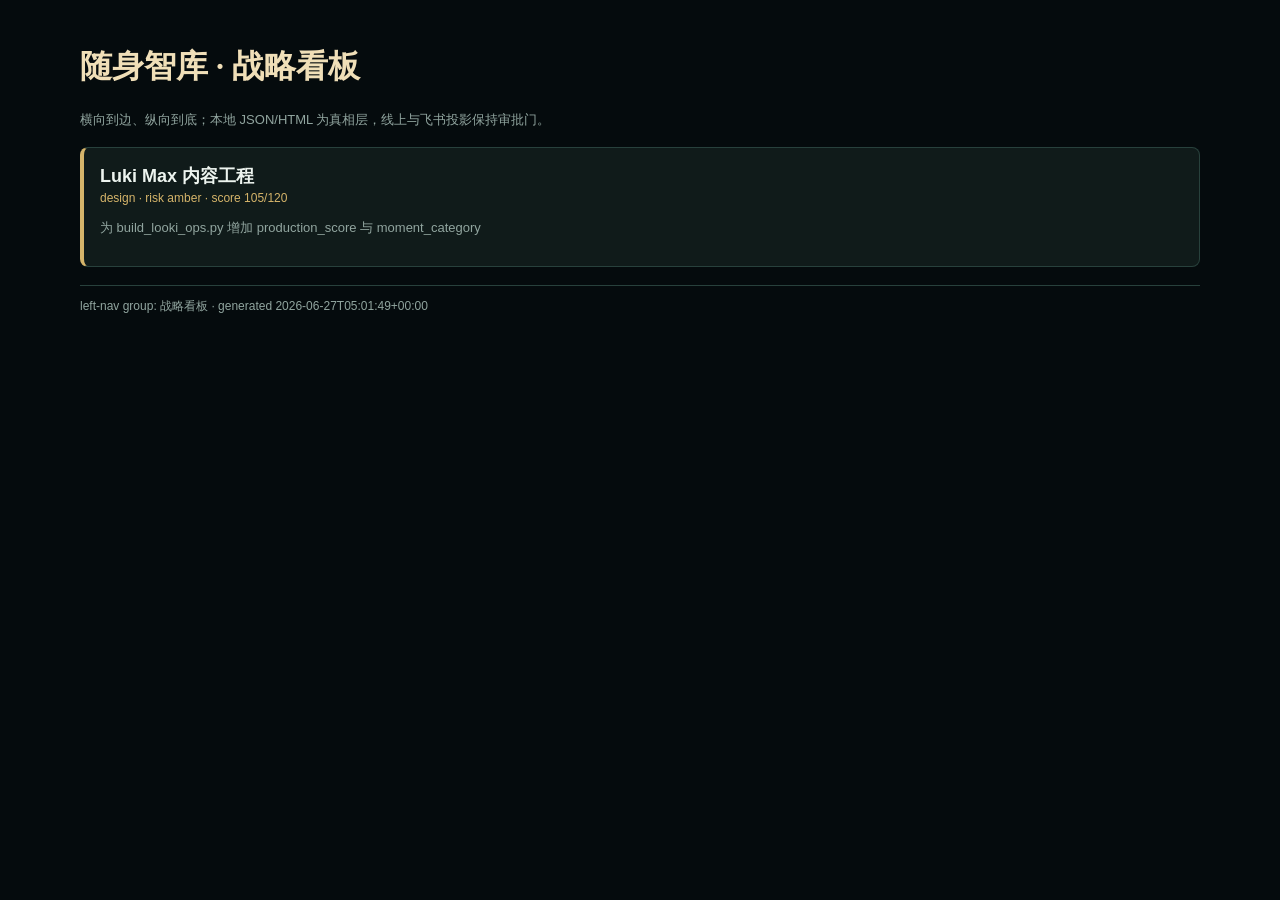
<file: zhiku-strategy-board-center/luki-max-content-engine/local-nav-preview.html>
<!doctype html><html lang="zh-CN"><head><meta charset="utf-8"><meta name="viewport" content="width=device-width, initial-scale=1"><title>随身智库 · 战略看板</title>
<style>body{margin:0;background:#050b0d;color:#edf4ef;font-family:-apple-system,BlinkMacSystemFont,"PingFang SC",sans-serif}main{max-width:1120px;margin:0 auto;padding:24px}h1{font-family:Georgia,"Songti SC",serif;color:#f0dfb8}.sub{color:#91a59f;font-size:13px}.grid{display:grid;grid-template-columns:repeat(auto-fit,minmax(280px,1fr));gap:12px;margin-top:18px}.board{display:block;text-decoration:none;color:#edf4ef;border:1px solid #28413c;background:#101b1a;border-radius:8px;padding:16px;border-left:4px solid #d5b46a}.board b{display:block;font-size:18px}.board span{color:#d5b46a;font-size:12px}.board p{color:#91a59f;font-size:13px}.note{margin-top:18px;color:#91a59f;font-size:12px;border-top:1px solid #28413c;padding-top:12px}</style></head><body><main><h1>随身智库 · 战略看板</h1><div class="sub">横向到边、纵向到底；本地 JSON/HTML 为真相层，线上与飞书投影保持审批门。</div><section class="grid">
        <a class="board" href="file://claude-harness/strategic-projects/luki-max-content-engine/dashboard.html">
          <b>Luki Max 内容工程</b>
          <span>design · risk amber · score 105/120</span>
          <p>为 build_looki_ops.py 增加 production_score 与 moment_category</p>
        </a></section><div class="note">left-nav group: 战略看板 · generated 2026-06-27T05:01:49+00:00</div></main></body></html>
</file>
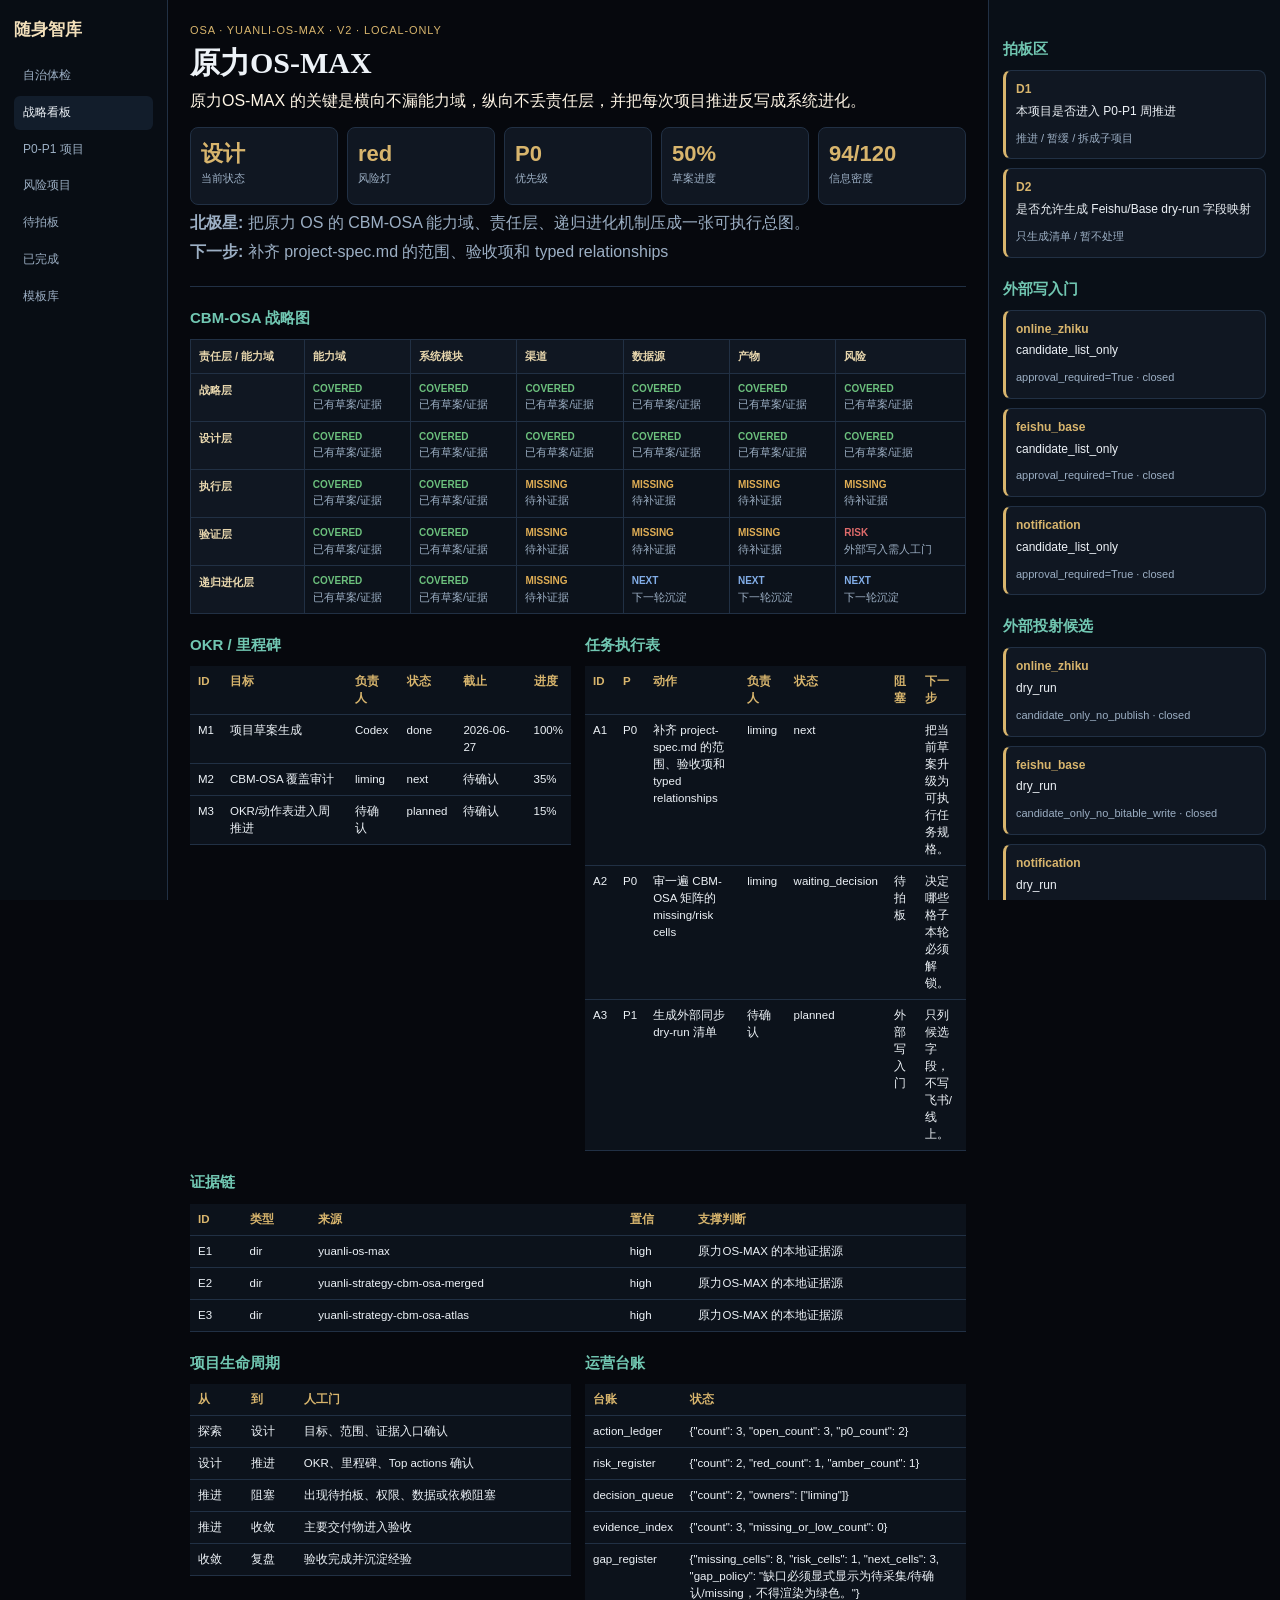
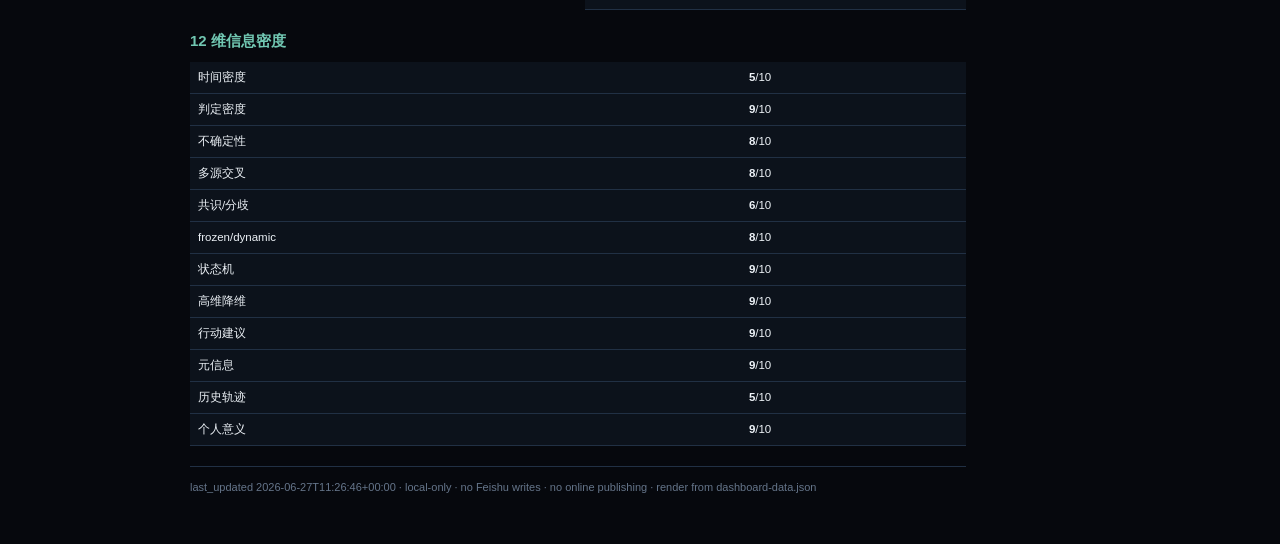
<file: zhiku-strategy-board-center/yuanli-os-max/dashboard.html>
<!doctype html>
<html lang="zh-CN">
<head>
<meta charset="utf-8">
<meta name="viewport" content="width=device-width,initial-scale=1">
<title>原力OS-MAX</title>
<style>
:root{--bg:#06080d;--panel:#101722;--panel2:#0c121b;--line:#213044;--ink:#edf2f7;--muted:#9cafc4;--gold:#d8b56d;--teal:#71c7b2;--blue:#83aee8;--amber:#e0ae55;--red:#df6b6b;--green:#6cc07d}
*{box-sizing:border-box} body{margin:0;background:var(--bg);color:var(--ink);font-family:-apple-system,BlinkMacSystemFont,"PingFang SC","Segoe UI",sans-serif;line-height:1.48}
a{color:inherit} .shell{display:grid;grid-template-columns:168px minmax(0,1fr) 292px;min-height:100vh}
.nav{position:sticky;top:0;height:100vh;border-right:1px solid var(--line);background:#080d14;padding:18px 14px}
.brand{font:600 17px Georgia,"Songti SC",serif;color:#f2dfba;margin-bottom:18px} .nav a{display:block;text-decoration:none;color:var(--muted);font-size:12px;padding:8px 9px;border-radius:6px;margin:3px 0} .nav a.active,.nav a:hover{background:#121d2b;color:var(--ink)}
.main{padding:22px 22px 48px;max-width:1320px} .side{position:sticky;top:0;height:100vh;border-left:1px solid var(--line);background:#090f17;padding:18px 14px;overflow:auto}
.eyebrow{font-size:11px;color:var(--gold);letter-spacing:.08em;text-transform:uppercase} h1{font-family:Georgia,"Songti SC",serif;font-size:30px;line-height:1.16;margin:8px 0 8px;letter-spacing:0} h2{font-size:15px;color:var(--teal);margin:20px 0 10px} p{color:var(--muted);margin:6px 0}
.hero{border-bottom:1px solid var(--line);padding-bottom:16px;margin-bottom:16px} .gt{font-size:16px;color:#fff6e6;max-width:980px} .metrics{display:grid;grid-template-columns:repeat(5,minmax(130px,1fr));gap:9px;margin-top:14px}
.metric{background:var(--panel);border:1px solid var(--line);border-radius:8px;padding:10px;min-height:78px} .metric b{display:block;color:var(--gold);font-size:22px;font-variant-numeric:tabular-nums} .metric span{display:block;color:var(--muted);font-size:11px}
.matrix{width:100%;border-collapse:collapse;background:var(--panel2);border:1px solid var(--line);font-size:11px} .matrix th,.matrix td{border:1px solid var(--line);padding:8px;vertical-align:top;text-align:left} .matrix th{color:#e7d6ad;background:#101722} .cell b{display:block;text-transform:uppercase;font-size:10px} .cell span{display:block;color:var(--muted)} .covered b{color:var(--green)} .missing b{color:var(--amber)} .risk b{color:var(--red)} .next b{color:var(--blue)} .open b{color:var(--muted)}
.tables{display:grid;grid-template-columns:1fr 1fr;gap:14px} table{width:100%;border-collapse:collapse;font-size:11.5px;background:var(--panel2)} td,th{border-bottom:1px solid var(--line);padding:7px 8px;text-align:left;vertical-align:top} th{color:var(--gold);font-weight:600}
.pin{border:1px solid var(--line);border-left:3px solid var(--gold);border-radius:8px;background:var(--panel);padding:10px;margin-bottom:9px} .pin b{display:block;color:var(--gold);font-size:12px} .pin span{display:block;font-size:12px;margin:4px 0} .pin small{color:var(--muted);font-size:11px} .pin.risk{border-left-color:var(--amber)} .pin.risk.red{border-left-color:var(--red)}
.note{border:1px solid var(--line);background:var(--panel);border-radius:8px;padding:11px;color:var(--muted);font-size:12px} ul{margin:6px 0 0;padding-left:18px;color:var(--muted);font-size:12px} .footer{border-top:1px solid var(--line);margin-top:20px;padding-top:12px;color:#65758a;font-size:11px}
@media(max-width:1060px){.shell{grid-template-columns:1fr}.nav,.side{position:relative;height:auto;border:0}.metrics,.tables{grid-template-columns:1fr}}
</style>
</head>
<body>
<div class="shell">
  <nav class="nav">
    <div class="brand">随身智库</div>
    <a href="../index.html">自治体检</a>
    <a class="active" href="strategy-board-index.html">战略看板</a>
    <a href="strategy-board-index.html#p0">P0-P1 项目</a>
    <a href="strategy-board-index.html#risk">风险项目</a>
    <a href="strategy-board-index.html#decisions">待拍板</a>
    <a href="strategy-board-index.html#completed">已完成</a>
    <a href="strategy-board-index.html#templates">模板库</a>
  </nav>
  <main class="main">
    <section class="hero">
      <div class="eyebrow">OSA · yuanli-os-max · v2 · local-only</div>
      <h1>原力OS-MAX</h1>
      <p class="gt">原力OS-MAX 的关键是横向不漏能力域，纵向不丢责任层，并把每次项目推进反写成系统进化。</p>
      <div class="metrics">
        <div class="metric"><b>设计</b><span>当前状态</span></div>
        <div class="metric"><b>red</b><span>风险灯</span></div>
        <div class="metric"><b>P0</b><span>优先级</span></div>
        <div class="metric"><b>50%</b><span>草案进度</span></div>
        <div class="metric"><b>94/120</b><span>信息密度</span></div>
      </div>
      <p><b>北极星:</b> 把原力 OS 的 CBM-OSA 能力域、责任层、递归进化机制压成一张可执行总图。</p>
      <p><b>下一步:</b> 补齐 project-spec.md 的范围、验收项和 typed relationships</p>
    </section>

    <h2>CBM-OSA 战略图</h2>
    <table class="matrix"><thead><tr><th>责任层 / 能力域</th><th>能力域</th><th>系统模块</th><th>渠道</th><th>数据源</th><th>产物</th><th>风险</th></tr></thead><tbody><tr><th>战略层</th><td class="cell covered"><b>covered</b><span>已有草案/证据</span></td><td class="cell covered"><b>covered</b><span>已有草案/证据</span></td><td class="cell covered"><b>covered</b><span>已有草案/证据</span></td><td class="cell covered"><b>covered</b><span>已有草案/证据</span></td><td class="cell covered"><b>covered</b><span>已有草案/证据</span></td><td class="cell covered"><b>covered</b><span>已有草案/证据</span></td></tr><tr><th>设计层</th><td class="cell covered"><b>covered</b><span>已有草案/证据</span></td><td class="cell covered"><b>covered</b><span>已有草案/证据</span></td><td class="cell covered"><b>covered</b><span>已有草案/证据</span></td><td class="cell covered"><b>covered</b><span>已有草案/证据</span></td><td class="cell covered"><b>covered</b><span>已有草案/证据</span></td><td class="cell covered"><b>covered</b><span>已有草案/证据</span></td></tr><tr><th>执行层</th><td class="cell covered"><b>covered</b><span>已有草案/证据</span></td><td class="cell covered"><b>covered</b><span>已有草案/证据</span></td><td class="cell missing"><b>missing</b><span>待补证据</span></td><td class="cell missing"><b>missing</b><span>待补证据</span></td><td class="cell missing"><b>missing</b><span>待补证据</span></td><td class="cell missing"><b>missing</b><span>待补证据</span></td></tr><tr><th>验证层</th><td class="cell covered"><b>covered</b><span>已有草案/证据</span></td><td class="cell covered"><b>covered</b><span>已有草案/证据</span></td><td class="cell missing"><b>missing</b><span>待补证据</span></td><td class="cell missing"><b>missing</b><span>待补证据</span></td><td class="cell missing"><b>missing</b><span>待补证据</span></td><td class="cell risk"><b>risk</b><span>外部写入需人工门</span></td></tr><tr><th>递归进化层</th><td class="cell covered"><b>covered</b><span>已有草案/证据</span></td><td class="cell covered"><b>covered</b><span>已有草案/证据</span></td><td class="cell missing"><b>missing</b><span>待补证据</span></td><td class="cell next"><b>next</b><span>下一轮沉淀</span></td><td class="cell next"><b>next</b><span>下一轮沉淀</span></td><td class="cell next"><b>next</b><span>下一轮沉淀</span></td></tr></tbody></table>

    <div class="tables">
      <section><h2>OKR / 里程碑</h2><table><thead><tr><th>ID</th><th>目标</th><th>负责人</th><th>状态</th><th>截止</th><th>进度</th></tr></thead><tbody><tr><td>M1</td><td>项目草案生成</td><td>Codex</td><td>done</td><td>2026-06-27</td><td>100%</td></tr><tr><td>M2</td><td>CBM-OSA 覆盖审计</td><td>liming</td><td>next</td><td>待确认</td><td>35%</td></tr><tr><td>M3</td><td>OKR/动作表进入周推进</td><td>待确认</td><td>planned</td><td>待确认</td><td>15%</td></tr></tbody></table></section>
      <section><h2>任务执行表</h2><table><thead><tr><th>ID</th><th>P</th><th>动作</th><th>负责人</th><th>状态</th><th>阻塞</th><th>下一步</th></tr></thead><tbody><tr><td>A1</td><td>P0</td><td>补齐 project-spec.md 的范围、验收项和 typed relationships</td><td>liming</td><td>next</td><td></td><td>把当前草案升级为可执行任务规格。</td></tr><tr><td>A2</td><td>P0</td><td>审一遍 CBM-OSA 矩阵的 missing/risk cells</td><td>liming</td><td>waiting_decision</td><td>待拍板</td><td>决定哪些格子本轮必须解锁。</td></tr><tr><td>A3</td><td>P1</td><td>生成外部同步 dry-run 清单</td><td>待确认</td><td>planned</td><td>外部写入门</td><td>只列候选字段，不写飞书/线上。</td></tr></tbody></table></section>
    </div>

    <section><h2>证据链</h2><table><thead><tr><th>ID</th><th>类型</th><th>来源</th><th>置信</th><th>支撑判断</th></tr></thead><tbody><tr><td>E1</td><td>dir</td><td>yuanli-os-max</td><td>high</td><td>原力OS-MAX 的本地证据源</td></tr><tr><td>E2</td><td>dir</td><td>yuanli-strategy-cbm-osa-merged</td><td>high</td><td>原力OS-MAX 的本地证据源</td></tr><tr><td>E3</td><td>dir</td><td>yuanli-strategy-cbm-osa-atlas</td><td>high</td><td>原力OS-MAX 的本地证据源</td></tr></tbody></table></section>
    <div class="tables">
      <section><h2>项目生命周期</h2><table><thead><tr><th>从</th><th>到</th><th>人工门</th></tr></thead><tbody><tr><td>探索</td><td>设计</td><td>目标、范围、证据入口确认</td></tr><tr><td>设计</td><td>推进</td><td>OKR、里程碑、Top actions 确认</td></tr><tr><td>推进</td><td>阻塞</td><td>出现待拍板、权限、数据或依赖阻塞</td></tr><tr><td>推进</td><td>收敛</td><td>主要交付物进入验收</td></tr><tr><td>收敛</td><td>复盘</td><td>验收完成并沉淀经验</td></tr></tbody></table></section>
      <section><h2>运营台账</h2><table><thead><tr><th>台账</th><th>状态</th></tr></thead><tbody><tr><td>action_ledger</td><td>{&quot;count&quot;: 3, &quot;open_count&quot;: 3, &quot;p0_count&quot;: 2}</td></tr><tr><td>risk_register</td><td>{&quot;count&quot;: 2, &quot;red_count&quot;: 1, &quot;amber_count&quot;: 1}</td></tr><tr><td>decision_queue</td><td>{&quot;count&quot;: 2, &quot;owners&quot;: [&quot;liming&quot;]}</td></tr><tr><td>evidence_index</td><td>{&quot;count&quot;: 3, &quot;missing_or_low_count&quot;: 0}</td></tr><tr><td>gap_register</td><td>{&quot;missing_cells&quot;: 8, &quot;risk_cells&quot;: 1, &quot;next_cells&quot;: 3, &quot;gap_policy&quot;: &quot;缺口必须显式显示为待采集/待确认/missing，不得渲染为绿色。&quot;}</td></tr></tbody></table></section>
    </div>
    <section><h2>12 维信息密度</h2><table><tbody><tr><td>时间密度</td><td><b>5</b>/10</td></tr><tr><td>判定密度</td><td><b>9</b>/10</td></tr><tr><td>不确定性</td><td><b>8</b>/10</td></tr><tr><td>多源交叉</td><td><b>8</b>/10</td></tr><tr><td>共识/分歧</td><td><b>6</b>/10</td></tr><tr><td>frozen/dynamic</td><td><b>8</b>/10</td></tr><tr><td>状态机</td><td><b>9</b>/10</td></tr><tr><td>高维降维</td><td><b>9</b>/10</td></tr><tr><td>行动建议</td><td><b>9</b>/10</td></tr><tr><td>元信息</td><td><b>9</b>/10</td></tr><tr><td>历史轨迹</td><td><b>5</b>/10</td></tr><tr><td>个人意义</td><td><b>9</b>/10</td></tr></tbody></table></section>
    <div class="footer">last_updated 2026-06-27T11:26:46+00:00 · local-only · no Feishu writes · no online publishing · render from dashboard-data.json</div>
  </main>
  <aside class="side">
    <h2>拍板区</h2>
    <div class='pin'><b>D1</b><span>本项目是否进入 P0-P1 周推进</span><small>推进 / 暂缓 / 拆成子项目</small></div><div class='pin'><b>D2</b><span>是否允许生成 Feishu/Base dry-run 字段映射</span><small>只生成清单 / 暂不处理</small></div>
    <h2>外部写入门</h2>
    <div class='pin'><b>online_zhiku</b><span>candidate_list_only</span><small>approval_required=True · closed</small></div><div class='pin'><b>feishu_base</b><span>candidate_list_only</span><small>approval_required=True · closed</small></div><div class='pin'><b>notification</b><span>candidate_list_only</span><small>approval_required=True · closed</small></div>
    <h2>外部投射候选</h2>
    <div class='pin'><b>online_zhiku</b><span>dry_run</span><small>candidate_only_no_publish · closed</small></div><div class='pin'><b>feishu_base</b><span>dry_run</span><small>candidate_only_no_bitable_write · closed</small></div><div class='pin'><b>notification</b><span>dry_run</span><small>candidate_only_no_notification · closed</small></div>
    <h2>风险灯</h2>
    <div class='pin risk red'><b>R1 · red</b><span>看板草案可能先于真实状态更新</span><small>标注 local_generated，外部状态以审批后的 Feishu/Base/API 为准。</small></div><div class='pin risk amber'><b>R2 · amber</b><span>CBM-OSA 矩阵存在 missing cells</span><small>把 missing/risk cells 固定放在右侧拍板区。</small></div>
    <h2>最近证据</h2>
    <div class='pin'><b>E1</b><span>yuanli-os-max</span><small>high · 原力OS-MAX 的本地证据源</small></div><div class='pin'><b>E2</b><span>yuanli-strategy-cbm-osa-merged</span><small>high · 原力OS-MAX 的本地证据源</small></div><div class='pin'><b>E3</b><span>yuanli-strategy-cbm-osa-atlas</span><small>high · 原力OS-MAX 的本地证据源</small></div>
    <h2>最近缺口</h2>
    <div class="note"><ul><li>执行层 / 渠道: 待补证据</li><li>执行层 / 数据源: 待补证据</li><li>执行层 / 产物: 待补证据</li><li>执行层 / 风险: 待补证据</li><li>验证层 / 渠道: 待补证据</li><li>验证层 / 数据源: 待补证据</li></ul></div>
    <h2>安全边界</h2>
    <div class="note">外部同步只生成候选清单；不写线上、不写飞书、不改真实项目状态。</div>
  </aside>
</div>
</body>
</html>
</file>
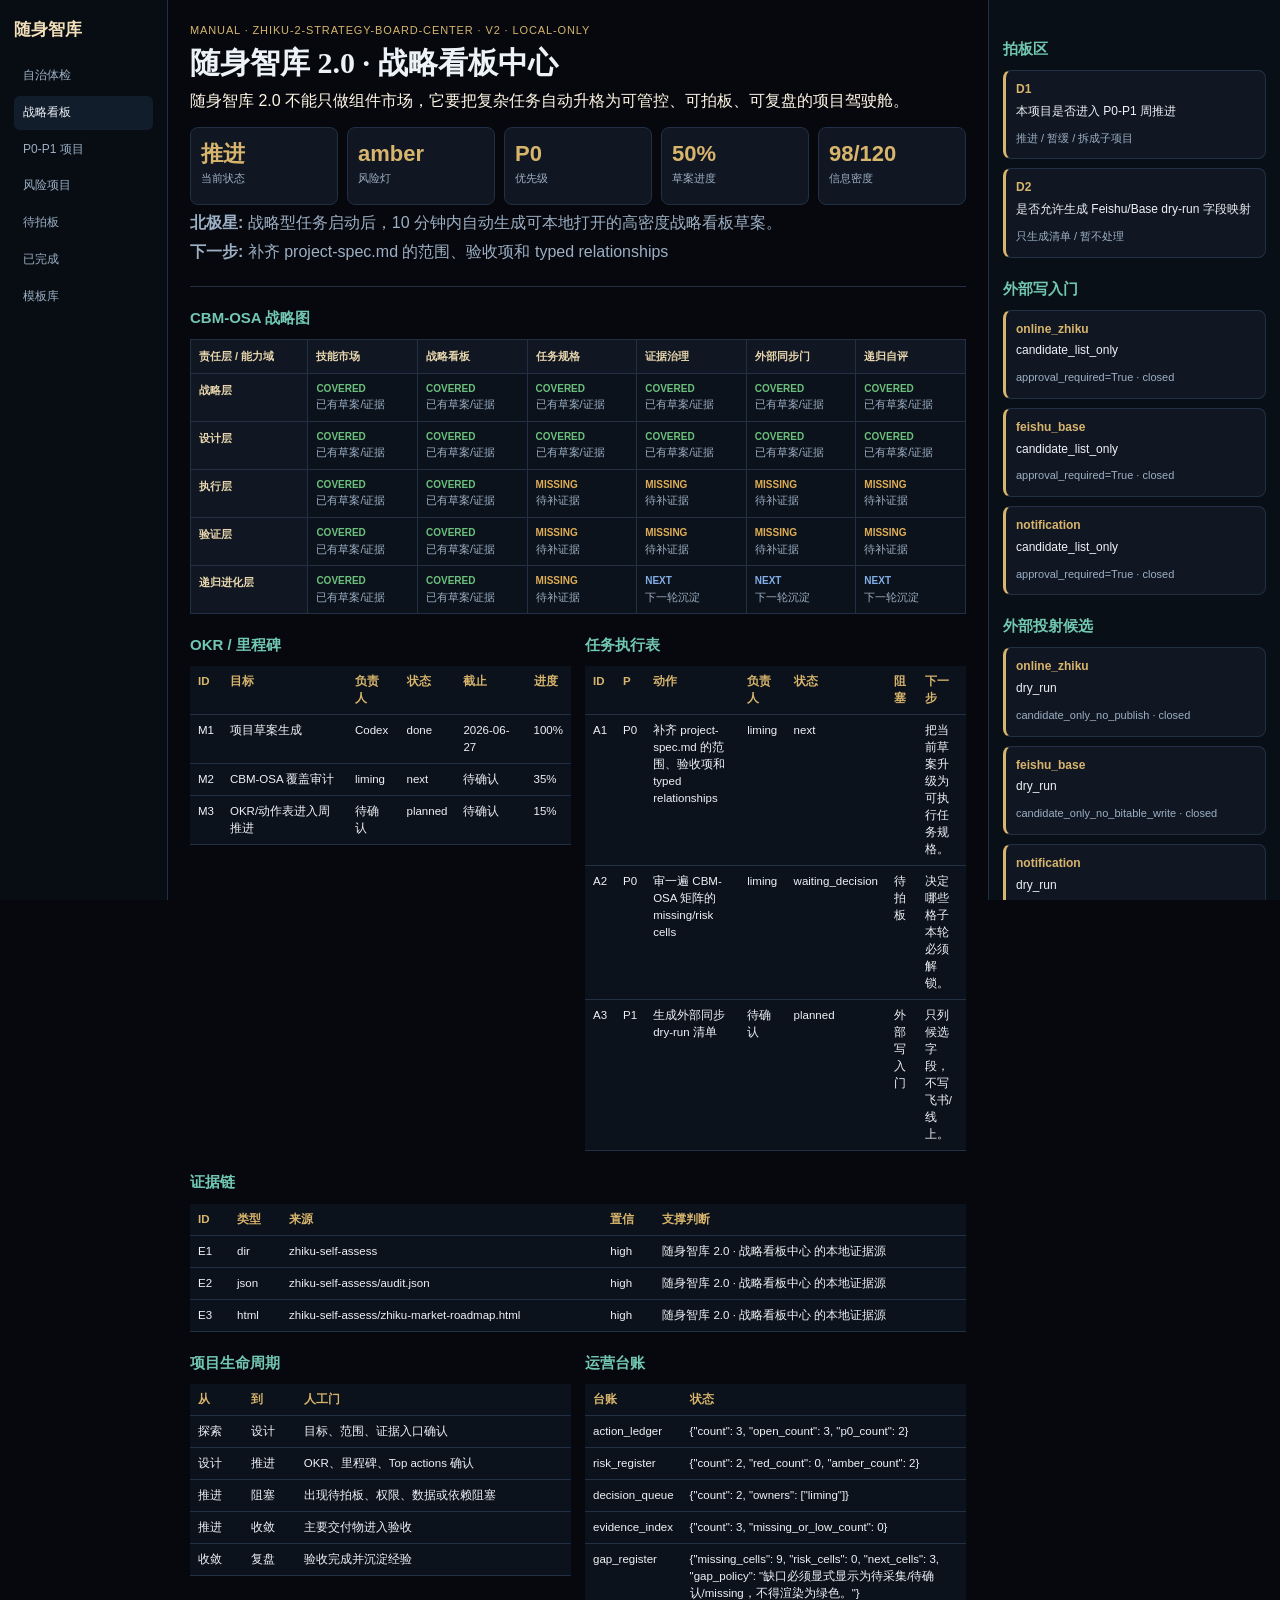
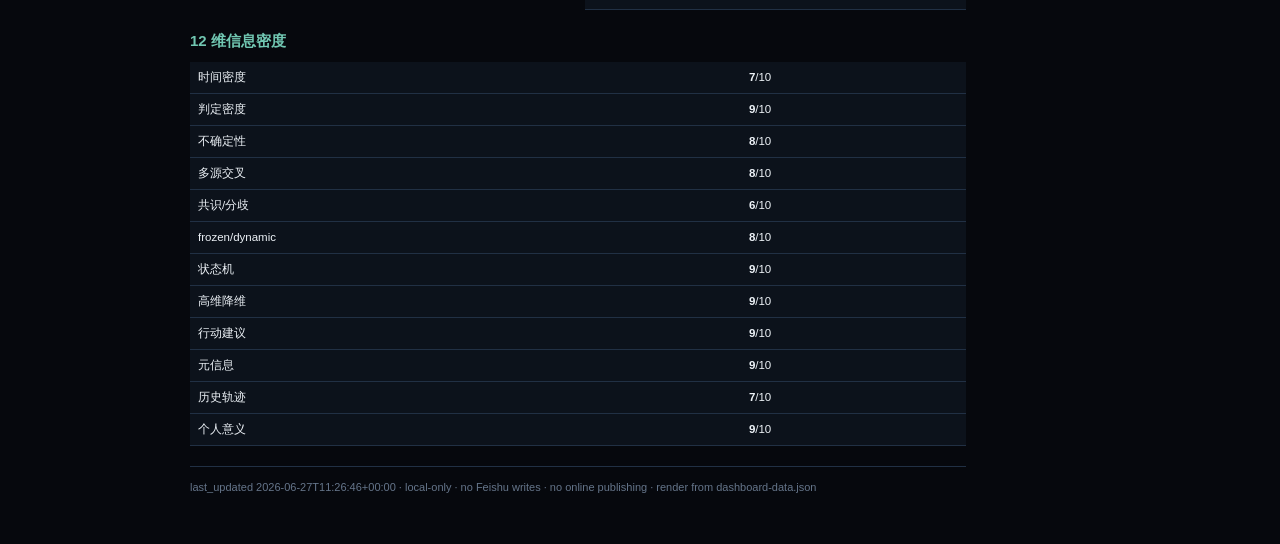
<file: zhiku-strategy-board-center/zhiku-2-strategy-board-center/dashboard.html>
<!doctype html>
<html lang="zh-CN">
<head>
<meta charset="utf-8">
<meta name="viewport" content="width=device-width,initial-scale=1">
<title>随身智库 2.0 · 战略看板中心</title>
<style>
:root{--bg:#06080d;--panel:#101722;--panel2:#0c121b;--line:#213044;--ink:#edf2f7;--muted:#9cafc4;--gold:#d8b56d;--teal:#71c7b2;--blue:#83aee8;--amber:#e0ae55;--red:#df6b6b;--green:#6cc07d}
*{box-sizing:border-box} body{margin:0;background:var(--bg);color:var(--ink);font-family:-apple-system,BlinkMacSystemFont,"PingFang SC","Segoe UI",sans-serif;line-height:1.48}
a{color:inherit} .shell{display:grid;grid-template-columns:168px minmax(0,1fr) 292px;min-height:100vh}
.nav{position:sticky;top:0;height:100vh;border-right:1px solid var(--line);background:#080d14;padding:18px 14px}
.brand{font:600 17px Georgia,"Songti SC",serif;color:#f2dfba;margin-bottom:18px} .nav a{display:block;text-decoration:none;color:var(--muted);font-size:12px;padding:8px 9px;border-radius:6px;margin:3px 0} .nav a.active,.nav a:hover{background:#121d2b;color:var(--ink)}
.main{padding:22px 22px 48px;max-width:1320px} .side{position:sticky;top:0;height:100vh;border-left:1px solid var(--line);background:#090f17;padding:18px 14px;overflow:auto}
.eyebrow{font-size:11px;color:var(--gold);letter-spacing:.08em;text-transform:uppercase} h1{font-family:Georgia,"Songti SC",serif;font-size:30px;line-height:1.16;margin:8px 0 8px;letter-spacing:0} h2{font-size:15px;color:var(--teal);margin:20px 0 10px} p{color:var(--muted);margin:6px 0}
.hero{border-bottom:1px solid var(--line);padding-bottom:16px;margin-bottom:16px} .gt{font-size:16px;color:#fff6e6;max-width:980px} .metrics{display:grid;grid-template-columns:repeat(5,minmax(130px,1fr));gap:9px;margin-top:14px}
.metric{background:var(--panel);border:1px solid var(--line);border-radius:8px;padding:10px;min-height:78px} .metric b{display:block;color:var(--gold);font-size:22px;font-variant-numeric:tabular-nums} .metric span{display:block;color:var(--muted);font-size:11px}
.matrix{width:100%;border-collapse:collapse;background:var(--panel2);border:1px solid var(--line);font-size:11px} .matrix th,.matrix td{border:1px solid var(--line);padding:8px;vertical-align:top;text-align:left} .matrix th{color:#e7d6ad;background:#101722} .cell b{display:block;text-transform:uppercase;font-size:10px} .cell span{display:block;color:var(--muted)} .covered b{color:var(--green)} .missing b{color:var(--amber)} .risk b{color:var(--red)} .next b{color:var(--blue)} .open b{color:var(--muted)}
.tables{display:grid;grid-template-columns:1fr 1fr;gap:14px} table{width:100%;border-collapse:collapse;font-size:11.5px;background:var(--panel2)} td,th{border-bottom:1px solid var(--line);padding:7px 8px;text-align:left;vertical-align:top} th{color:var(--gold);font-weight:600}
.pin{border:1px solid var(--line);border-left:3px solid var(--gold);border-radius:8px;background:var(--panel);padding:10px;margin-bottom:9px} .pin b{display:block;color:var(--gold);font-size:12px} .pin span{display:block;font-size:12px;margin:4px 0} .pin small{color:var(--muted);font-size:11px} .pin.risk{border-left-color:var(--amber)} .pin.risk.red{border-left-color:var(--red)}
.note{border:1px solid var(--line);background:var(--panel);border-radius:8px;padding:11px;color:var(--muted);font-size:12px} ul{margin:6px 0 0;padding-left:18px;color:var(--muted);font-size:12px} .footer{border-top:1px solid var(--line);margin-top:20px;padding-top:12px;color:#65758a;font-size:11px}
@media(max-width:1060px){.shell{grid-template-columns:1fr}.nav,.side{position:relative;height:auto;border:0}.metrics,.tables{grid-template-columns:1fr}}
</style>
</head>
<body>
<div class="shell">
  <nav class="nav">
    <div class="brand">随身智库</div>
    <a href="../index.html">自治体检</a>
    <a class="active" href="strategy-board-index.html">战略看板</a>
    <a href="strategy-board-index.html#p0">P0-P1 项目</a>
    <a href="strategy-board-index.html#risk">风险项目</a>
    <a href="strategy-board-index.html#decisions">待拍板</a>
    <a href="strategy-board-index.html#completed">已完成</a>
    <a href="strategy-board-index.html#templates">模板库</a>
  </nav>
  <main class="main">
    <section class="hero">
      <div class="eyebrow">manual · zhiku-2-strategy-board-center · v2 · local-only</div>
      <h1>随身智库 2.0 · 战略看板中心</h1>
      <p class="gt">随身智库 2.0 不能只做组件市场，它要把复杂任务自动升格为可管控、可拍板、可复盘的项目驾驶舱。</p>
      <div class="metrics">
        <div class="metric"><b>推进</b><span>当前状态</span></div>
        <div class="metric"><b>amber</b><span>风险灯</span></div>
        <div class="metric"><b>P0</b><span>优先级</span></div>
        <div class="metric"><b>50%</b><span>草案进度</span></div>
        <div class="metric"><b>98/120</b><span>信息密度</span></div>
      </div>
      <p><b>北极星:</b> 战略型任务启动后，10 分钟内自动生成可本地打开的高密度战略看板草案。</p>
      <p><b>下一步:</b> 补齐 project-spec.md 的范围、验收项和 typed relationships</p>
    </section>

    <h2>CBM-OSA 战略图</h2>
    <table class="matrix"><thead><tr><th>责任层 / 能力域</th><th>技能市场</th><th>战略看板</th><th>任务规格</th><th>证据治理</th><th>外部同步门</th><th>递归自评</th></tr></thead><tbody><tr><th>战略层</th><td class="cell covered"><b>covered</b><span>已有草案/证据</span></td><td class="cell covered"><b>covered</b><span>已有草案/证据</span></td><td class="cell covered"><b>covered</b><span>已有草案/证据</span></td><td class="cell covered"><b>covered</b><span>已有草案/证据</span></td><td class="cell covered"><b>covered</b><span>已有草案/证据</span></td><td class="cell covered"><b>covered</b><span>已有草案/证据</span></td></tr><tr><th>设计层</th><td class="cell covered"><b>covered</b><span>已有草案/证据</span></td><td class="cell covered"><b>covered</b><span>已有草案/证据</span></td><td class="cell covered"><b>covered</b><span>已有草案/证据</span></td><td class="cell covered"><b>covered</b><span>已有草案/证据</span></td><td class="cell covered"><b>covered</b><span>已有草案/证据</span></td><td class="cell covered"><b>covered</b><span>已有草案/证据</span></td></tr><tr><th>执行层</th><td class="cell covered"><b>covered</b><span>已有草案/证据</span></td><td class="cell covered"><b>covered</b><span>已有草案/证据</span></td><td class="cell missing"><b>missing</b><span>待补证据</span></td><td class="cell missing"><b>missing</b><span>待补证据</span></td><td class="cell missing"><b>missing</b><span>待补证据</span></td><td class="cell missing"><b>missing</b><span>待补证据</span></td></tr><tr><th>验证层</th><td class="cell covered"><b>covered</b><span>已有草案/证据</span></td><td class="cell covered"><b>covered</b><span>已有草案/证据</span></td><td class="cell missing"><b>missing</b><span>待补证据</span></td><td class="cell missing"><b>missing</b><span>待补证据</span></td><td class="cell missing"><b>missing</b><span>待补证据</span></td><td class="cell missing"><b>missing</b><span>待补证据</span></td></tr><tr><th>递归进化层</th><td class="cell covered"><b>covered</b><span>已有草案/证据</span></td><td class="cell covered"><b>covered</b><span>已有草案/证据</span></td><td class="cell missing"><b>missing</b><span>待补证据</span></td><td class="cell next"><b>next</b><span>下一轮沉淀</span></td><td class="cell next"><b>next</b><span>下一轮沉淀</span></td><td class="cell next"><b>next</b><span>下一轮沉淀</span></td></tr></tbody></table>

    <div class="tables">
      <section><h2>OKR / 里程碑</h2><table><thead><tr><th>ID</th><th>目标</th><th>负责人</th><th>状态</th><th>截止</th><th>进度</th></tr></thead><tbody><tr><td>M1</td><td>项目草案生成</td><td>Codex</td><td>done</td><td>2026-06-27</td><td>100%</td></tr><tr><td>M2</td><td>CBM-OSA 覆盖审计</td><td>liming</td><td>next</td><td>待确认</td><td>35%</td></tr><tr><td>M3</td><td>OKR/动作表进入周推进</td><td>待确认</td><td>planned</td><td>待确认</td><td>15%</td></tr></tbody></table></section>
      <section><h2>任务执行表</h2><table><thead><tr><th>ID</th><th>P</th><th>动作</th><th>负责人</th><th>状态</th><th>阻塞</th><th>下一步</th></tr></thead><tbody><tr><td>A1</td><td>P0</td><td>补齐 project-spec.md 的范围、验收项和 typed relationships</td><td>liming</td><td>next</td><td></td><td>把当前草案升级为可执行任务规格。</td></tr><tr><td>A2</td><td>P0</td><td>审一遍 CBM-OSA 矩阵的 missing/risk cells</td><td>liming</td><td>waiting_decision</td><td>待拍板</td><td>决定哪些格子本轮必须解锁。</td></tr><tr><td>A3</td><td>P1</td><td>生成外部同步 dry-run 清单</td><td>待确认</td><td>planned</td><td>外部写入门</td><td>只列候选字段，不写飞书/线上。</td></tr></tbody></table></section>
    </div>

    <section><h2>证据链</h2><table><thead><tr><th>ID</th><th>类型</th><th>来源</th><th>置信</th><th>支撑判断</th></tr></thead><tbody><tr><td>E1</td><td>dir</td><td>zhiku-self-assess</td><td>high</td><td>随身智库 2.0 · 战略看板中心 的本地证据源</td></tr><tr><td>E2</td><td>json</td><td>zhiku-self-assess/audit.json</td><td>high</td><td>随身智库 2.0 · 战略看板中心 的本地证据源</td></tr><tr><td>E3</td><td>html</td><td>zhiku-self-assess/zhiku-market-roadmap.html</td><td>high</td><td>随身智库 2.0 · 战略看板中心 的本地证据源</td></tr></tbody></table></section>
    <div class="tables">
      <section><h2>项目生命周期</h2><table><thead><tr><th>从</th><th>到</th><th>人工门</th></tr></thead><tbody><tr><td>探索</td><td>设计</td><td>目标、范围、证据入口确认</td></tr><tr><td>设计</td><td>推进</td><td>OKR、里程碑、Top actions 确认</td></tr><tr><td>推进</td><td>阻塞</td><td>出现待拍板、权限、数据或依赖阻塞</td></tr><tr><td>推进</td><td>收敛</td><td>主要交付物进入验收</td></tr><tr><td>收敛</td><td>复盘</td><td>验收完成并沉淀经验</td></tr></tbody></table></section>
      <section><h2>运营台账</h2><table><thead><tr><th>台账</th><th>状态</th></tr></thead><tbody><tr><td>action_ledger</td><td>{&quot;count&quot;: 3, &quot;open_count&quot;: 3, &quot;p0_count&quot;: 2}</td></tr><tr><td>risk_register</td><td>{&quot;count&quot;: 2, &quot;red_count&quot;: 0, &quot;amber_count&quot;: 2}</td></tr><tr><td>decision_queue</td><td>{&quot;count&quot;: 2, &quot;owners&quot;: [&quot;liming&quot;]}</td></tr><tr><td>evidence_index</td><td>{&quot;count&quot;: 3, &quot;missing_or_low_count&quot;: 0}</td></tr><tr><td>gap_register</td><td>{&quot;missing_cells&quot;: 9, &quot;risk_cells&quot;: 0, &quot;next_cells&quot;: 3, &quot;gap_policy&quot;: &quot;缺口必须显式显示为待采集/待确认/missing，不得渲染为绿色。&quot;}</td></tr></tbody></table></section>
    </div>
    <section><h2>12 维信息密度</h2><table><tbody><tr><td>时间密度</td><td><b>7</b>/10</td></tr><tr><td>判定密度</td><td><b>9</b>/10</td></tr><tr><td>不确定性</td><td><b>8</b>/10</td></tr><tr><td>多源交叉</td><td><b>8</b>/10</td></tr><tr><td>共识/分歧</td><td><b>6</b>/10</td></tr><tr><td>frozen/dynamic</td><td><b>8</b>/10</td></tr><tr><td>状态机</td><td><b>9</b>/10</td></tr><tr><td>高维降维</td><td><b>9</b>/10</td></tr><tr><td>行动建议</td><td><b>9</b>/10</td></tr><tr><td>元信息</td><td><b>9</b>/10</td></tr><tr><td>历史轨迹</td><td><b>7</b>/10</td></tr><tr><td>个人意义</td><td><b>9</b>/10</td></tr></tbody></table></section>
    <div class="footer">last_updated 2026-06-27T11:26:46+00:00 · local-only · no Feishu writes · no online publishing · render from dashboard-data.json</div>
  </main>
  <aside class="side">
    <h2>拍板区</h2>
    <div class='pin'><b>D1</b><span>本项目是否进入 P0-P1 周推进</span><small>推进 / 暂缓 / 拆成子项目</small></div><div class='pin'><b>D2</b><span>是否允许生成 Feishu/Base dry-run 字段映射</span><small>只生成清单 / 暂不处理</small></div>
    <h2>外部写入门</h2>
    <div class='pin'><b>online_zhiku</b><span>candidate_list_only</span><small>approval_required=True · closed</small></div><div class='pin'><b>feishu_base</b><span>candidate_list_only</span><small>approval_required=True · closed</small></div><div class='pin'><b>notification</b><span>candidate_list_only</span><small>approval_required=True · closed</small></div>
    <h2>外部投射候选</h2>
    <div class='pin'><b>online_zhiku</b><span>dry_run</span><small>candidate_only_no_publish · closed</small></div><div class='pin'><b>feishu_base</b><span>dry_run</span><small>candidate_only_no_bitable_write · closed</small></div><div class='pin'><b>notification</b><span>dry_run</span><small>candidate_only_no_notification · closed</small></div>
    <h2>风险灯</h2>
    <div class='pin risk amber'><b>R1 · amber</b><span>看板草案可能先于真实状态更新</span><small>标注 local_generated，外部状态以审批后的 Feishu/Base/API 为准。</small></div><div class='pin risk amber'><b>R2 · amber</b><span>CBM-OSA 矩阵存在 missing cells</span><small>把 missing/risk cells 固定放在右侧拍板区。</small></div>
    <h2>最近证据</h2>
    <div class='pin'><b>E1</b><span>zhiku-self-assess</span><small>high · 随身智库 2.0 · 战略看板中心 的本地证据源</small></div><div class='pin'><b>E2</b><span>zhiku-self-assess/audit.json</span><small>high · 随身智库 2.0 · 战略看板中心 的本地证据源</small></div><div class='pin'><b>E3</b><span>zhiku-self-assess/zhiku-market-roadmap.html</span><small>high · 随身智库 2.0 · 战略看板中心 的本地证据源</small></div>
    <h2>最近缺口</h2>
    <div class="note"><ul><li>执行层 / 任务规格: 待补证据</li><li>执行层 / 证据治理: 待补证据</li><li>执行层 / 外部同步门: 待补证据</li><li>执行层 / 递归自评: 待补证据</li><li>验证层 / 任务规格: 待补证据</li><li>验证层 / 证据治理: 待补证据</li></ul></div>
    <h2>安全边界</h2>
    <div class="note">外部同步只生成候选清单；不写线上、不写飞书、不改真实项目状态。</div>
  </aside>
</div>
</body>
</html>
</file>
